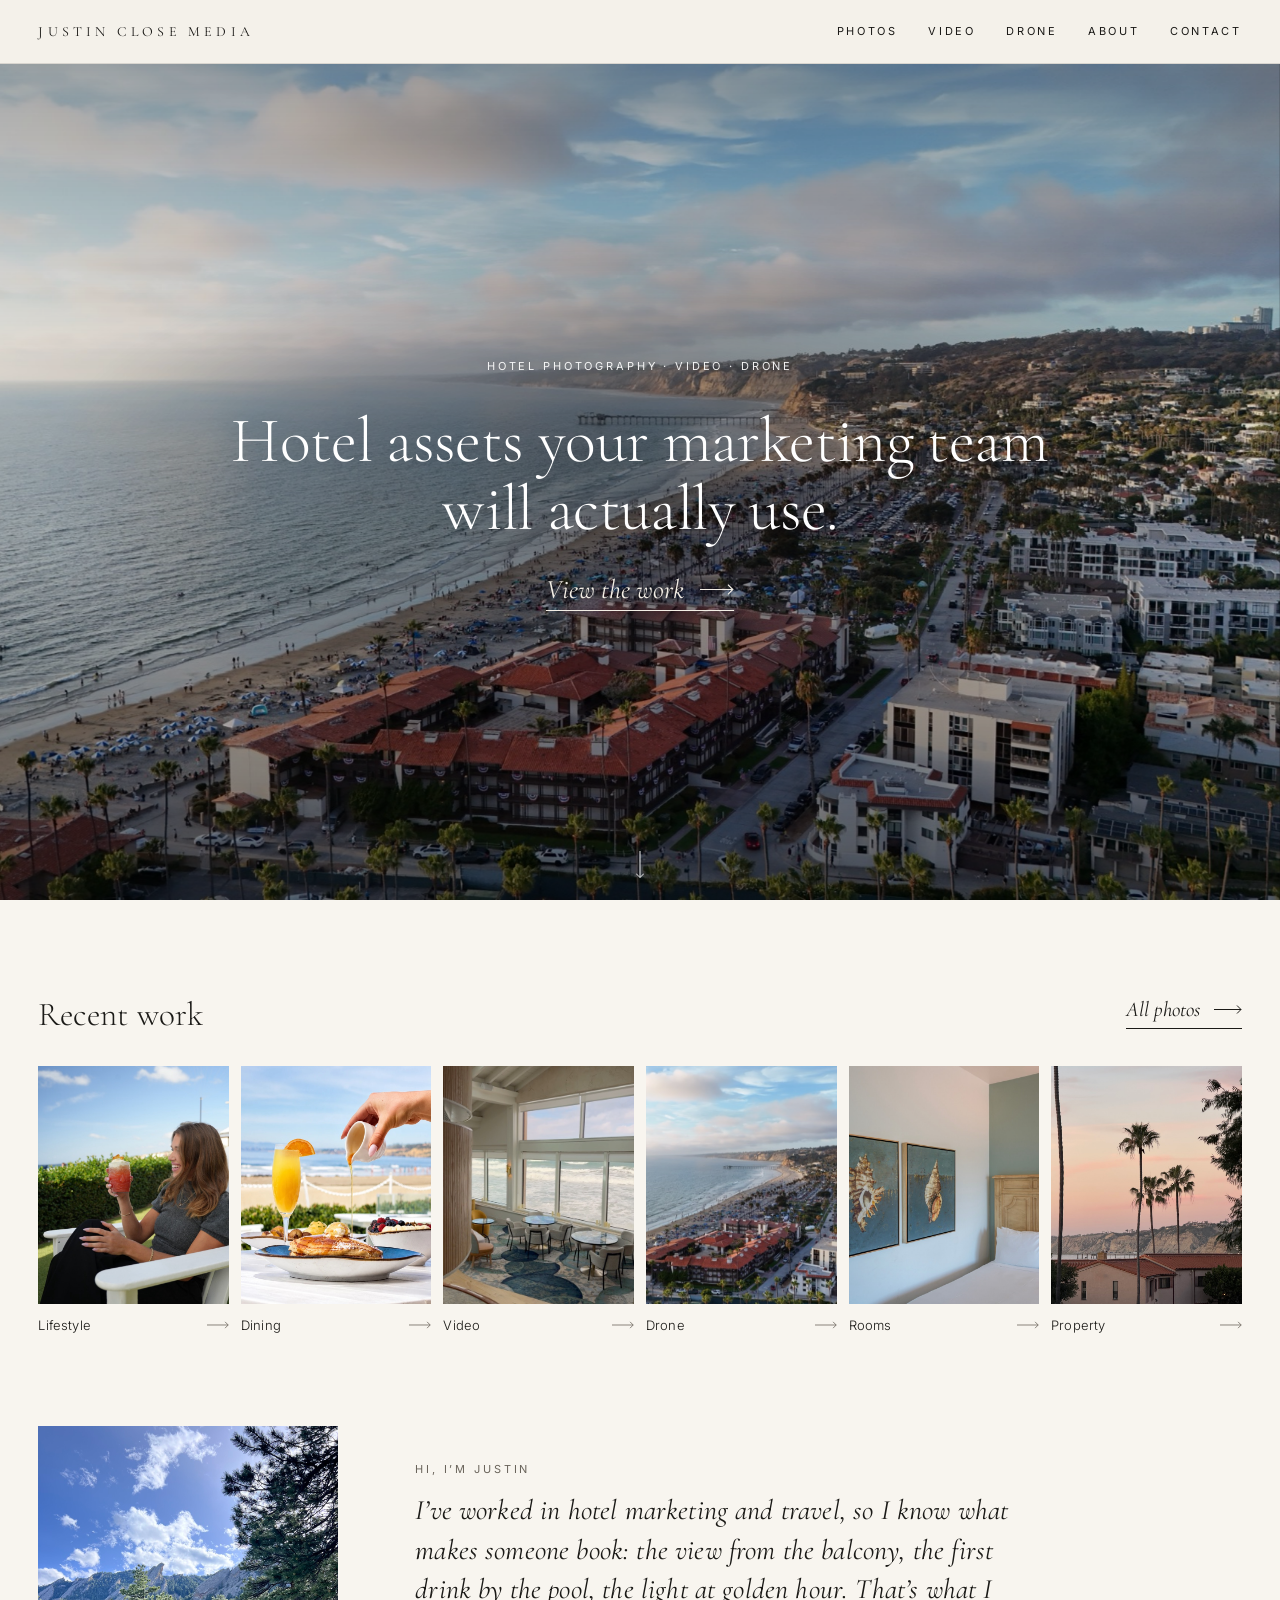
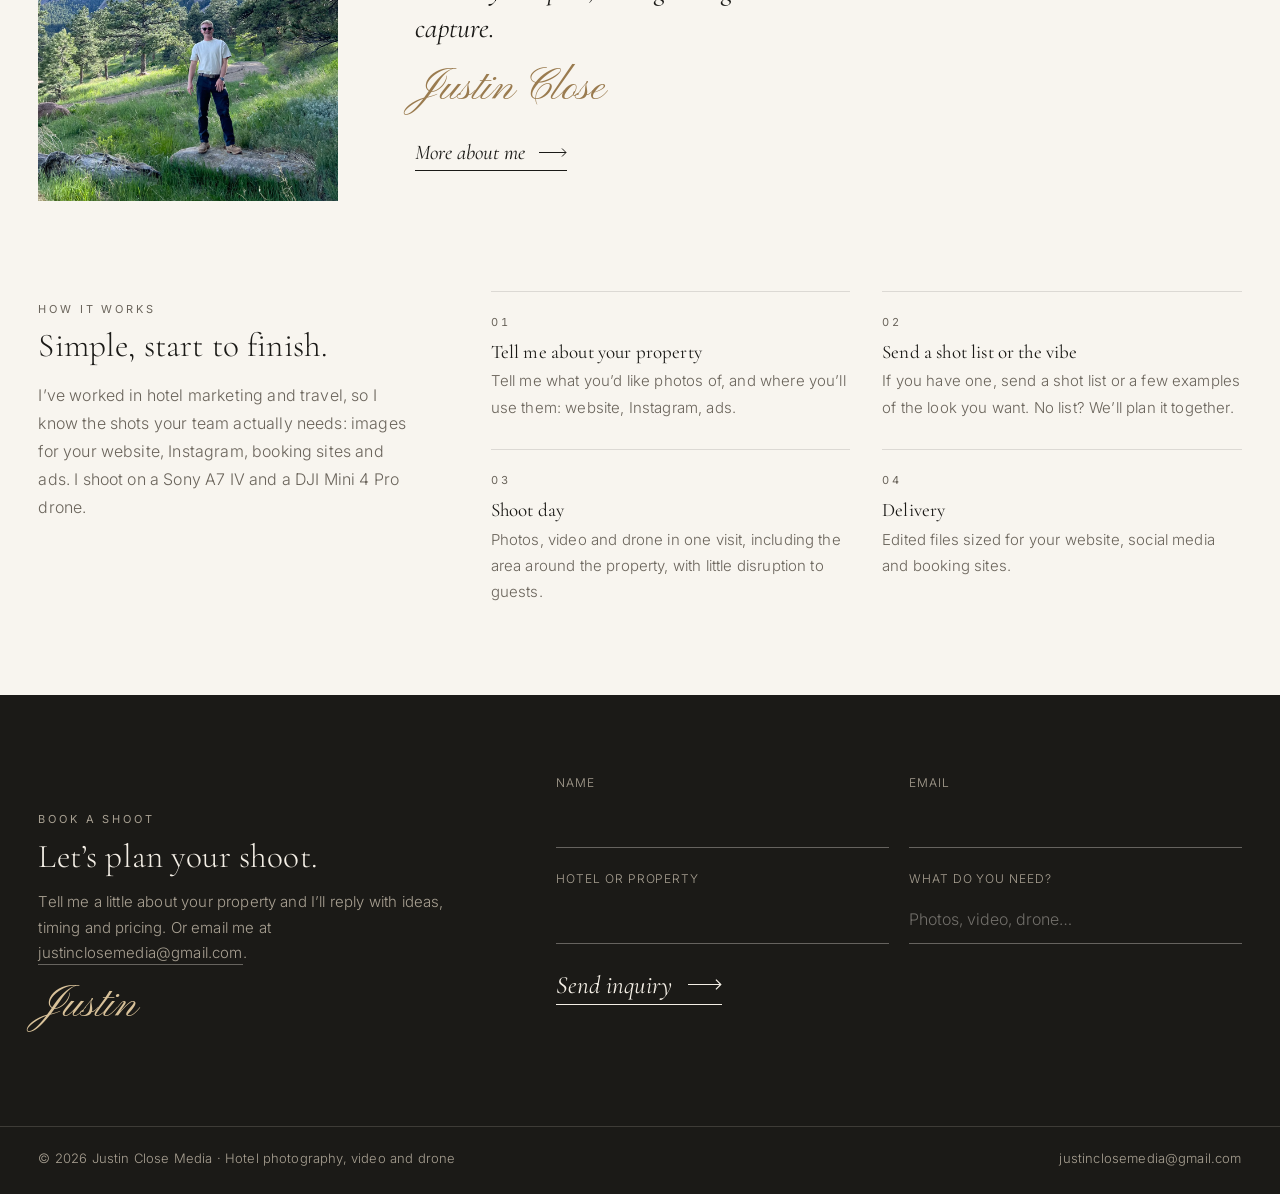
<file: site/index.html>
<!doctype html>
<html lang="en">
<head>
  <meta charset="utf-8">
  <meta name="viewport" content="width=device-width, initial-scale=1">
  <title>Justin Close Media | Hotel Photography, Video and Drone</title>
  <meta name="description" content="Hotel assets your marketing team will actually use. Interiors, lifestyle and drone, shot by someone who works in hotel marketing.">
  <meta property="og:title" content="Justin Close Media | Hotel Photography, Video and Drone">
  <meta property="og:description" content="Hotel assets your marketing team will actually use. Interiors, lifestyle and drone, shot by someone who works in hotel marketing.">
  <meta property="og:type" content="website">
  <meta property="og:url" content="https://justinclosemedia.com/index.html">
  <meta property="og:image" content="https://justinclosemedia.com/images/portfolio/coastline-resort-aerial.jpg">
  <meta name="twitter:card" content="summary_large_image">
  <link rel="icon" href="favicon.svg" type="image/svg+xml">
  <link rel="preconnect" href="https://fonts.googleapis.com">
  <link rel="preconnect" href="https://fonts.gstatic.com" crossorigin>
  <link href="https://fonts.googleapis.com/css2?family=Cormorant+Garamond:ital,wght@0,300;0,400;1,300;1,400&family=Inter:wght@300;400;500&family=Pinyon+Script&family=La+Belle+Aurore&display=swap" rel="stylesheet">
  <link rel="stylesheet" href="css/styles.css?v=4c84f0ea">
  <!-- HubSpot tracking code (visits, UTM campaigns). Visit any page with ?notrack=1 to stop
       tracking your own visits in that browser; ?notrack=0 turns it back on. -->
  <script>(function(){try{var q=location.search;if(/[?&]notrack=1/.test(q))localStorage.setItem('jcm-notrack','1');if(/[?&]notrack=0/.test(q))localStorage.removeItem('jcm-notrack');if(localStorage.getItem('jcm-notrack'))return;}catch(e){}var s=document.createElement('script');s.id='hs-script-loader';s.async=true;s.defer=true;s.src='//js-na2.hs-scripts.com/247843142.js';document.head.appendChild(s);})();</script>
</head>
<body data-page="home">
  <a class="skip" href="#main">Skip to content</a>
  <header class="bar">
    <div class="wrap">
      <a class="logo" href="index.html">Justin Close Media</a>
      <button class="menu-btn" aria-expanded="false" aria-controls="nav"><span class="menu-btn__label">Menu</span><span class="menu-btn__icon" aria-hidden="true"></span></button>
      <nav class="nav" id="nav" aria-label="Main">
        <a href="photos.html" data-nav="photos">Photos</a>
        <a href="video.html" data-nav="video">Video</a>
        <a href="drone.html" data-nav="drone">Drone</a>
        <a href="about.html" data-nav="about">About</a>
        <a href="contact.html" data-nav="contact">Contact</a>
        <div class="nav__foot">
          <p class="meta">Book a shoot</p>
          <a href="mailto:justinclosemedia@gmail.com">justinclosemedia@gmail.com</a>
        </div>
      </nav>
    </div>
  </header>
  <main id="main">
    <section class="hero" id="hero">
      <div class="hero__media">
        <img src="images/portfolio/coastline-resort-aerial.jpg" srcset="images/portfolio/coastline-resort-aerial-sm.jpg 1000w, images/portfolio/coastline-resort-aerial.jpg 2000w" sizes="100vw" alt="Aerial view of a red-roofed beachfront resort along the coast at sunset" fetchpriority="high">
      </div>
      <div class="hero__content">
        <p class="meta">Hotel photography · Video · Drone</p>
        <h1 class="display">Hotel assets your marketing team will actually use.</h1>
        <a class="btn btn--lg btn--light" href="photos.html">View the work</a>
      </div>
      <a class="hero__down" href="#work" aria-label="Scroll to the work"></a>
    </section>

    <section class="wrap section" id="work">
      <div class="page-head" style="padding-top:0">
        <h2 class="h2">Recent work</h2>
        <a class="btn" href="photos.html">All photos</a>
      </div>
      <div class="tiles" id="home-tiles"></div>
    </section>

    <section class="wrap section note" style="padding-top:0">
      <div class="note__photo"><img src="images/about/justin-portrait.jpg" alt="Justin Close" loading="lazy"></div>
      <div class="note__text">
        <p class="meta">Hi, I’m Justin</p>
        <p class="note__quote">I’ve worked in hotel marketing and travel, so I know what makes someone book: the view from the balcony, the first drink by the pool, the light at golden hour. That’s what I capture.</p>
        <p class="signature" aria-hidden="true">Justin Close</p>
        <a class="btn" href="about.html">More about me</a>
      </div>
    </section>

    <section class="wrap section" style="padding-top:0">
      <div class="how">
        <div>
          <p class="meta">How it works</p>
          <h2 class="h2" style="margin:10px 0 14px">Simple, start to finish.</h2>
          <p style="color:var(--muted)">I’ve worked in hotel marketing and travel, so I know the shots your team actually needs: images for your website, Instagram, booking sites and ads. I shoot on a Sony A7 IV and a DJI Mini 4 Pro drone.</p>
        </div>
        <ol class="steps">
          <li><span class="meta num">01</span><b>Tell me about your property</b><p>Tell me what you’d like photos of, and where you’ll use them: website, Instagram, ads.</p></li>
          <li><span class="meta num">02</span><b>Send a shot list or the vibe</b><p>If you have one, send a shot list or a few examples of the look you want. No list? We’ll plan it together.</p></li>
          <li><span class="meta num">03</span><b>Shoot day</b><p>Photos, video and drone in one visit, including the area around the property, with little disruption to guests.</p></li>
          <li><span class="meta num">04</span><b>Delivery</b><p>Edited files sized for your website, social media and booking sites.</p></li>
        </ol>
      </div>
    </section>
  </main>
  <section class="dark">
    <div class="wrap cta">
      <div>
        <p class="meta">Book a shoot</p>
        <h2 class="h2">Let’s plan your shoot.</h2>
        <p class="lead">Tell me a little about your property and I’ll reply with ideas, timing and pricing. Or email me at <a class="link" href="mailto:justinclosemedia@gmail.com">justinclosemedia@gmail.com</a>.</p>
        <p class="signature" aria-hidden="true">Justin</p>
      </div>
      <form class="quick" data-inquiry novalidate>
        <div class="field"><label for="q-name">Name</label><input id="q-name" name="name" autocomplete="name" required></div>
        <div class="field"><label for="q-email">Email</label><input id="q-email" name="email" type="email" autocomplete="email" required></div>
        <div class="field"><label for="q-property">Hotel or property</label><input id="q-property" name="property" autocomplete="organization"></div>
        <div class="field"><label for="q-message">What do you need?</label><input id="q-message" name="message" placeholder="Photos, video, drone…"></div>
        <button class="btn btn--lg" type="submit">Send inquiry</button>
        <p class="status" role="status"></p>
      </form>
    </div>
    <footer class="footer">
      <div class="wrap">
        <span>© <span data-year></span> Justin Close Media · Hotel photography, video and drone</span>
        <a href="mailto:justinclosemedia@gmail.com">justinclosemedia@gmail.com</a>
      </div>
    </footer>
  </section>
  
  <script src="js/config.js?v=4c84f0ea"></script>
  <script src="js/photos.js?v=4c84f0ea"></script>
  <script src="js/main.js?v=4c84f0ea"></script>
</body>
</html>
</file>
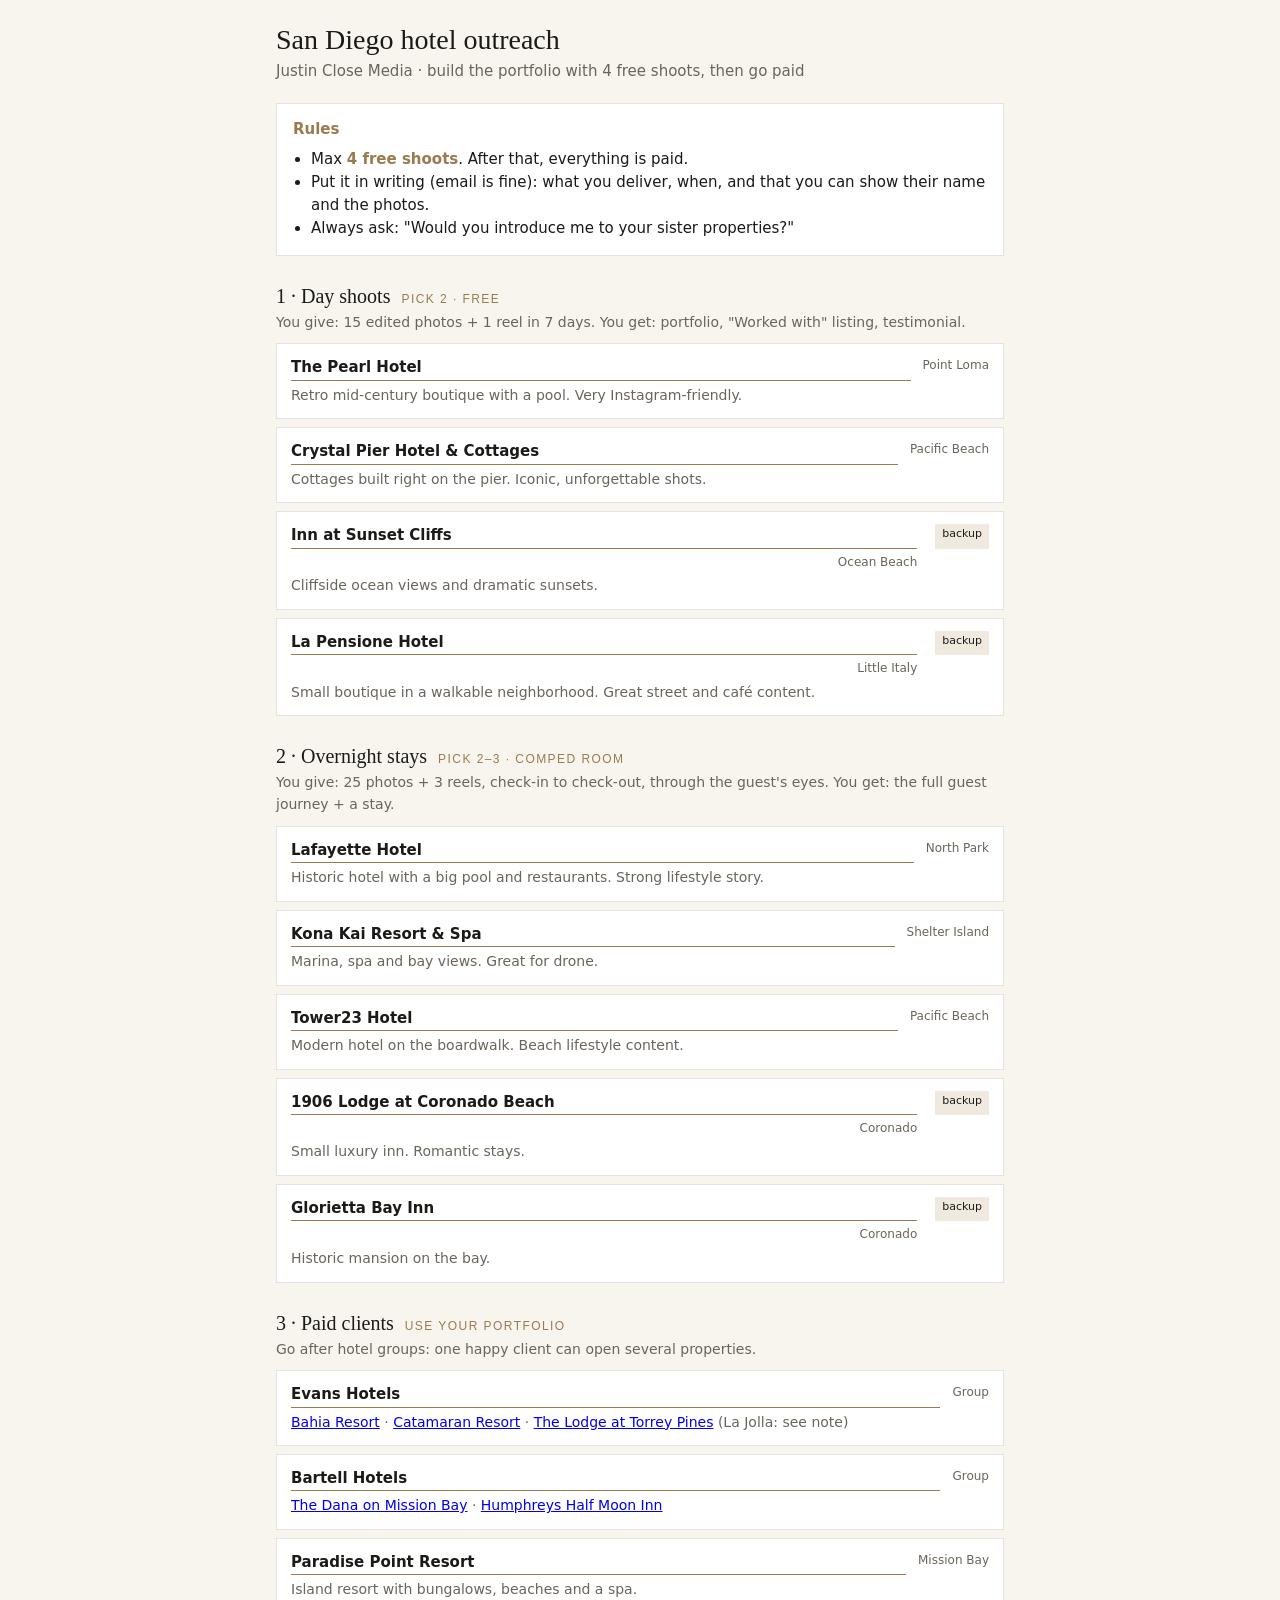
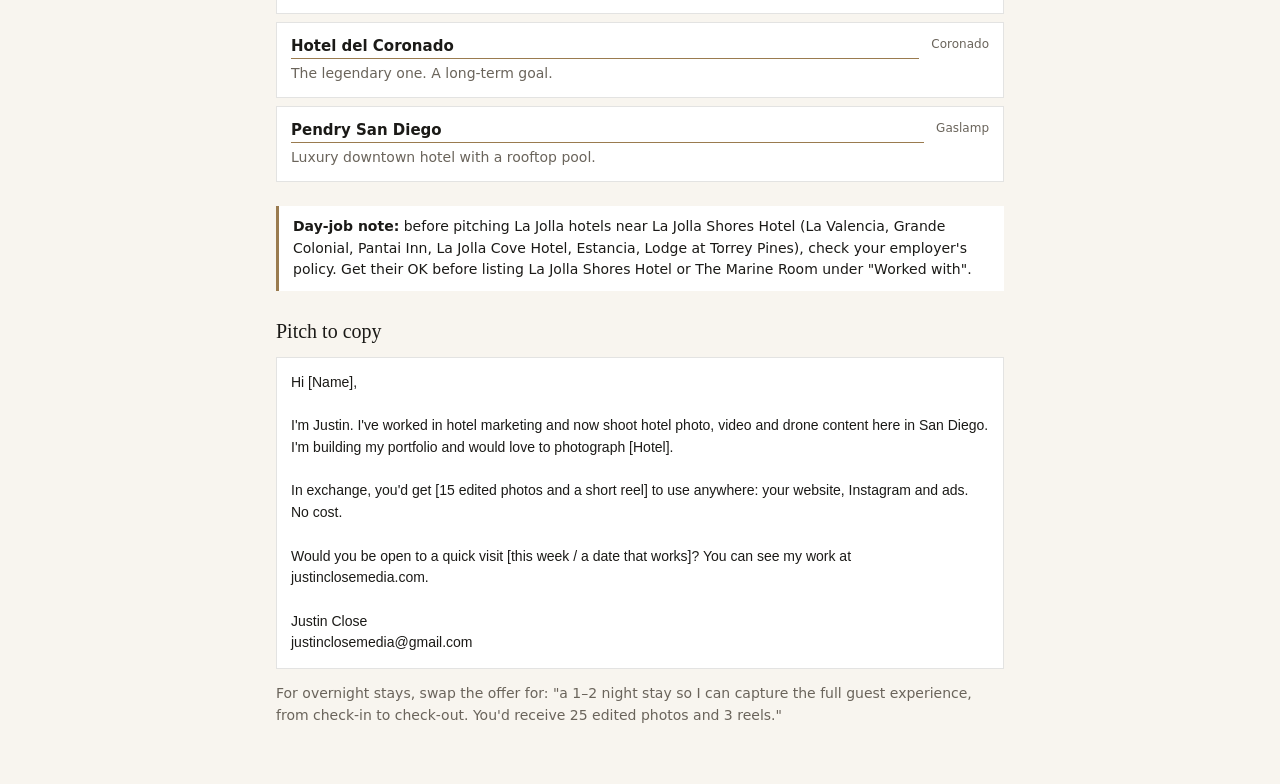
<file: outreach/outreach-board.html>
<!doctype html>
<html lang="en">
<head>
<meta charset="utf-8">
<meta name="viewport" content="width=device-width, initial-scale=1">
<title>Hotel Outreach Board</title>
<style>
  :root { --bg:#F8F5EF; --card:#FFFFFF; --ink:#1B1A17; --muted:#6A645B; --line:rgba(27,26,23,.12); --accent:#9A7B4F; --tag:#EFE9DF; }
  @media (prefers-color-scheme: dark) { :root:not([data-theme="light"]) { --bg:#171614; --card:#211F1C; --ink:#EFE9DF; --muted:#A9A193; --line:rgba(239,233,223,.14); --accent:#C9AE7F; --tag:#2B2824; } }
  :root[data-theme="dark"] { --bg:#171614; --card:#211F1C; --ink:#EFE9DF; --muted:#A9A193; --line:rgba(239,233,223,.14); --accent:#C9AE7F; --tag:#2B2824; }
  * { box-sizing: border-box; }
  body { margin:0; background:var(--bg); color:var(--ink); font:15px/1.55 -apple-system, system-ui, "Segoe UI", sans-serif; }
  main { max-width: 760px; margin: 0 auto; padding: 24px 16px 48px; }
  h1 { font: 400 28px/1.15 Georgia, serif; margin: 0 0 4px; }
  .sub { color: var(--muted); margin: 0 0 20px; }
  .rules { background: var(--card); border: 1px solid var(--line); padding: 14px 16px; margin-bottom: 24px; }
  .rules b { color: var(--accent); }
  .rules ul { margin: 6px 0 0; padding-left: 18px; }
  h2 { font: 400 20px/1.2 Georgia, serif; margin: 28px 0 4px; }
  h2 small { font: 12px/1 -apple-system, sans-serif; letter-spacing: .12em; text-transform: uppercase; color: var(--accent); margin-left: 6px; }
  .offer { color: var(--muted); margin: 0 0 10px; font-size: 14px; }
  .hotel { display: grid; grid-template-columns: 1fr auto; gap: 4px 12px; background: var(--card); border: 1px solid var(--line); padding: 12px 14px; margin-bottom: 8px; }
  .hotel a.name { font-weight: 600; color: var(--ink); text-decoration: none; border-bottom: 1px solid var(--accent); }
  .hotel a.name:hover { color: var(--accent); }
  .area { font-size: 12px; color: var(--muted); align-self: start; text-align: right; white-space: nowrap; }
  .why { grid-column: 1 / -1; font-size: 14px; color: var(--muted); }
  .tag { display: inline-block; font-size: 11px; background: var(--tag); padding: 1px 7px; margin-left: 6px; vertical-align: 1px; }
  .warn { border-left: 3px solid var(--accent); padding: 10px 14px; background: var(--card); margin-top: 24px; font-size: 14px; }
  pre { white-space: pre-wrap; background: var(--card); border: 1px solid var(--line); padding: 14px; font: 14px/1.55 -apple-system, sans-serif; }
</style>
</head>
<body>
<main>
  <h1>San Diego hotel outreach</h1>
  <p class="sub">Justin Close Media · build the portfolio with 4 free shoots, then go paid</p>

  <div class="rules">
    <b>Rules</b>
    <ul>
      <li>Max <b>4 free shoots</b>. After that, everything is paid.</li>
      <li>Put it in writing (email is fine): what you deliver, when, and that you can show their name and the photos.</li>
      <li>Always ask: "Would you introduce me to your sister properties?"</li>
    </ul>
  </div>

  <h2>1 · Day shoots <small>Pick 2 · free</small></h2>
  <p class="offer">You give: 15 edited photos + 1 reel in 7 days. You get: portfolio, "Worked with" listing, testimonial.</p>
  <div class="hotel"><a class="name" href="https://www.thepearlsd.com/" target="_blank" rel="noopener">The Pearl Hotel</a><span class="area">Point Loma</span><span class="why">Retro mid-century boutique with a pool. Very Instagram-friendly.</span></div>
  <div class="hotel"><a class="name" href="http://www.crystalpier.com/" target="_blank" rel="noopener">Crystal Pier Hotel &amp; Cottages</a><span class="area">Pacific Beach</span><span class="why">Cottages built right on the pier. Iconic, unforgettable shots.</span></div>
  <div class="hotel"><a class="name" href="https://innatsunsetcliffs.com/" target="_blank" rel="noopener">Inn at Sunset Cliffs</a><span class="tag">backup</span><span class="area">Ocean Beach</span><span class="why">Cliffside ocean views and dramatic sunsets.</span></div>
  <div class="hotel"><a class="name" href="https://www.lapensionehotel.com/" target="_blank" rel="noopener">La Pensione Hotel</a><span class="tag">backup</span><span class="area">Little Italy</span><span class="why">Small boutique in a walkable neighborhood. Great street and café content.</span></div>

  <h2>2 · Overnight stays <small>Pick 2–3 · comped room</small></h2>
  <p class="offer">You give: 25 photos + 3 reels, check-in to check-out, through the guest's eyes. You get: the full guest journey + a stay.</p>
  <div class="hotel"><a class="name" href="https://lafayettehotelsd.com/" target="_blank" rel="noopener">Lafayette Hotel</a><span class="area">North Park</span><span class="why">Historic hotel with a big pool and restaurants. Strong lifestyle story.</span></div>
  <div class="hotel"><a class="name" href="https://www.resortkonakai.com/" target="_blank" rel="noopener">Kona Kai Resort &amp; Spa</a><span class="area">Shelter Island</span><span class="why">Marina, spa and bay views. Great for drone.</span></div>
  <div class="hotel"><a class="name" href="https://www.t23hotel.com/" target="_blank" rel="noopener">Tower23 Hotel</a><span class="area">Pacific Beach</span><span class="why">Modern hotel on the boardwalk. Beach lifestyle content.</span></div>
  <div class="hotel"><a class="name" href="https://1906lodge.com/" target="_blank" rel="noopener">1906 Lodge at Coronado Beach</a><span class="tag">backup</span><span class="area">Coronado</span><span class="why">Small luxury inn. Romantic stays.</span></div>
  <div class="hotel"><a class="name" href="https://www.gloriettabayinn.com/" target="_blank" rel="noopener">Glorietta Bay Inn</a><span class="tag">backup</span><span class="area">Coronado</span><span class="why">Historic mansion on the bay.</span></div>

  <h2>3 · Paid clients <small>Use your portfolio</small></h2>
  <p class="offer">Go after hotel groups: one happy client can open several properties.</p>
  <div class="hotel"><a class="name" href="https://www.evanshotels.com/" target="_blank" rel="noopener">Evans Hotels</a><span class="area">Group</span><span class="why"><a href="https://www.bahiahotel.com/" target="_blank" rel="noopener">Bahia Resort</a> · <a href="https://www.catamaranresort.com/" target="_blank" rel="noopener">Catamaran Resort</a> · <a href="https://www.lodgetorreypines.com/" target="_blank" rel="noopener">The Lodge at Torrey Pines</a> (La Jolla: see note)</span></div>
  <div class="hotel"><a class="name" href="https://www.bartellhotels.com/" target="_blank" rel="noopener">Bartell Hotels</a><span class="area">Group</span><span class="why"><a href="https://thedana.com/" target="_blank" rel="noopener">The Dana on Mission Bay</a> · <a href="https://halfmooninn.com/" target="_blank" rel="noopener">Humphreys Half Moon Inn</a></span></div>
  <div class="hotel"><a class="name" href="https://www.paradisepoint.com/" target="_blank" rel="noopener">Paradise Point Resort</a><span class="area">Mission Bay</span><span class="why">Island resort with bungalows, beaches and a spa.</span></div>
  <div class="hotel"><a class="name" href="https://www.hoteldel.com/" target="_blank" rel="noopener">Hotel del Coronado</a><span class="area">Coronado</span><span class="why">The legendary one. A long-term goal.</span></div>
  <div class="hotel"><a class="name" href="https://pendry.com/san-diego" target="_blank" rel="noopener">Pendry San Diego</a><span class="area">Gaslamp</span><span class="why">Luxury downtown hotel with a rooftop pool.</span></div>

  <div class="warn"><b>Day-job note:</b> before pitching La Jolla hotels near La Jolla Shores Hotel (La Valencia, Grande Colonial, Pantai Inn, La Jolla Cove Hotel, Estancia, Lodge at Torrey Pines), check your employer's policy. Get their OK before listing La Jolla Shores Hotel or The Marine Room under "Worked with".</div>

  <h2>Pitch to copy</h2>
<pre>Hi [Name],

I'm Justin. I've worked in hotel marketing and now shoot hotel photo, video and drone content here in San Diego. I'm building my portfolio and would love to photograph [Hotel].

In exchange, you'd get [15 edited photos and a short reel] to use anywhere: your website, Instagram and ads. No cost.

Would you be open to a quick visit [this week / a date that works]? You can see my work at justinclosemedia.com.

Justin Close
justinclosemedia@gmail.com</pre>
  <p class="offer">For overnight stays, swap the offer for: "a 1–2 night stay so I can capture the full guest experience, from check-in to check-out. You'd receive 25 edited photos and 3 reels."</p>
</main>
</body>
</html>
</file>
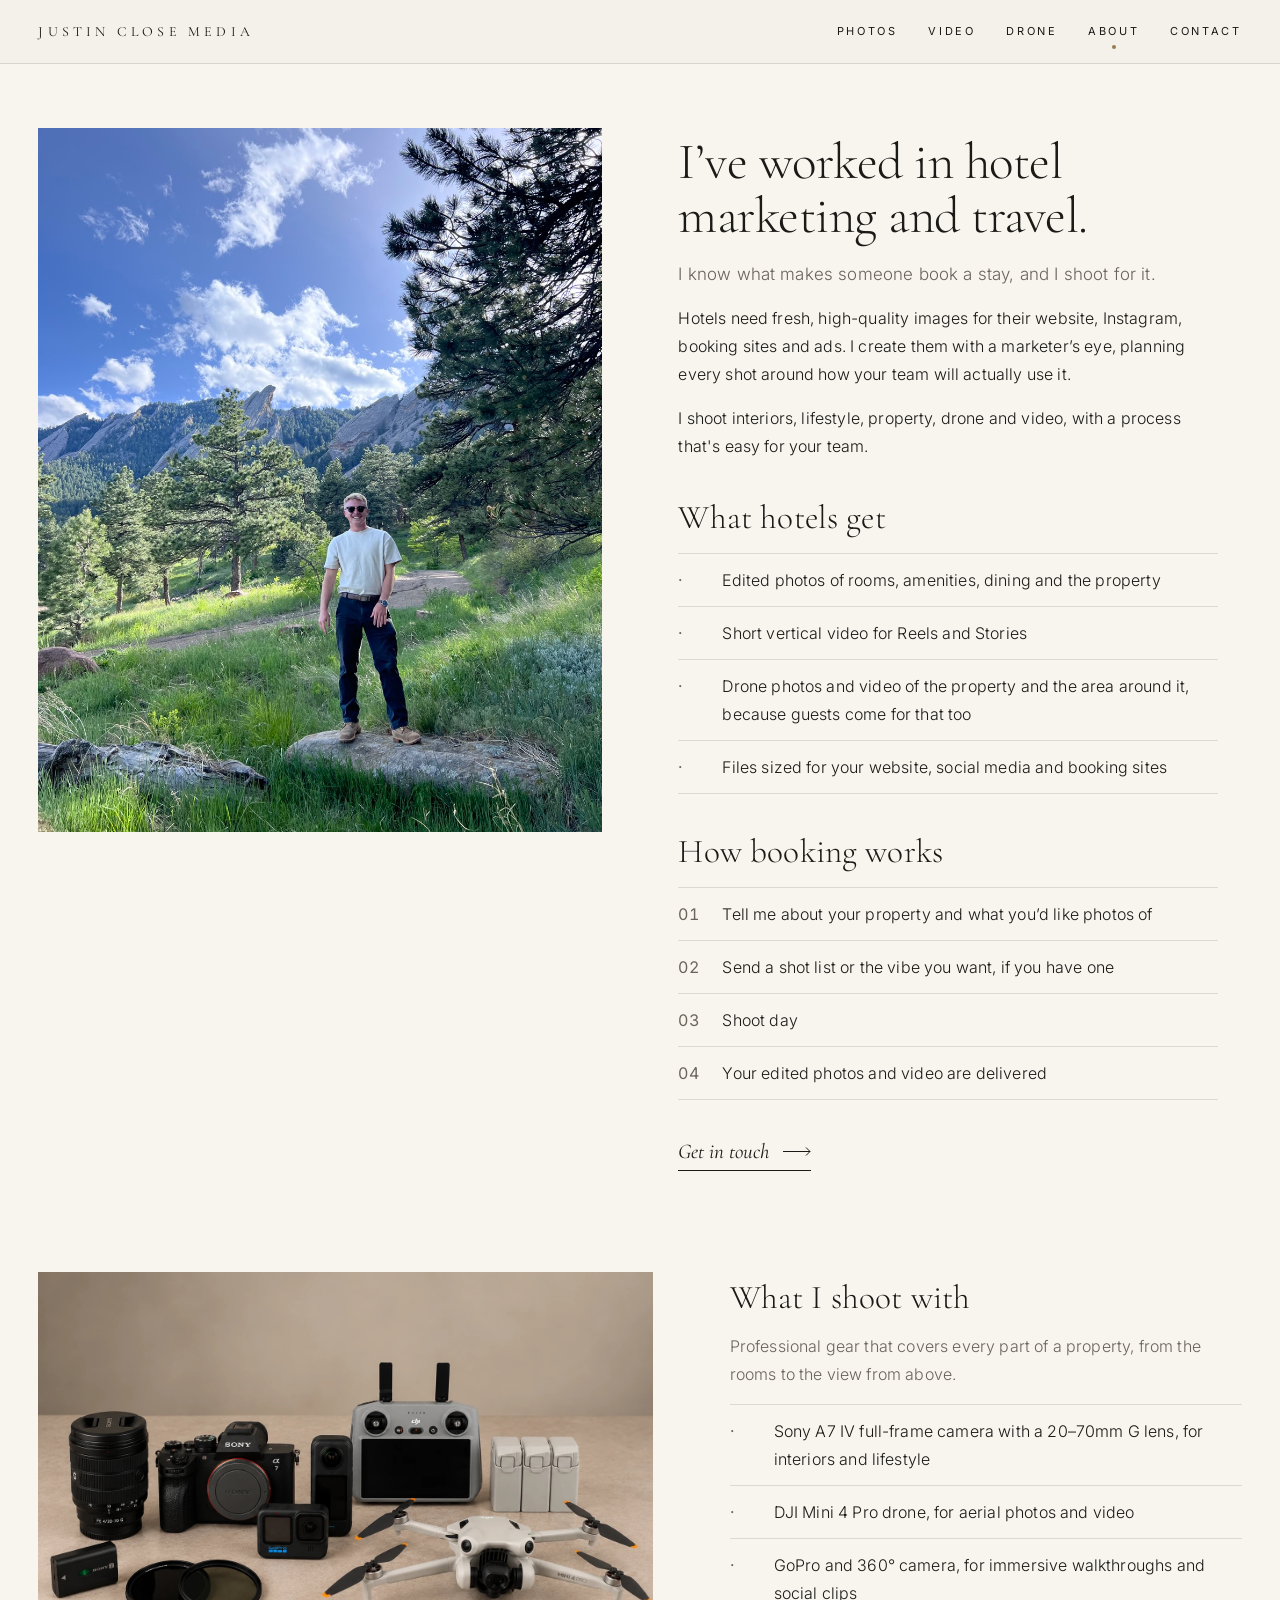
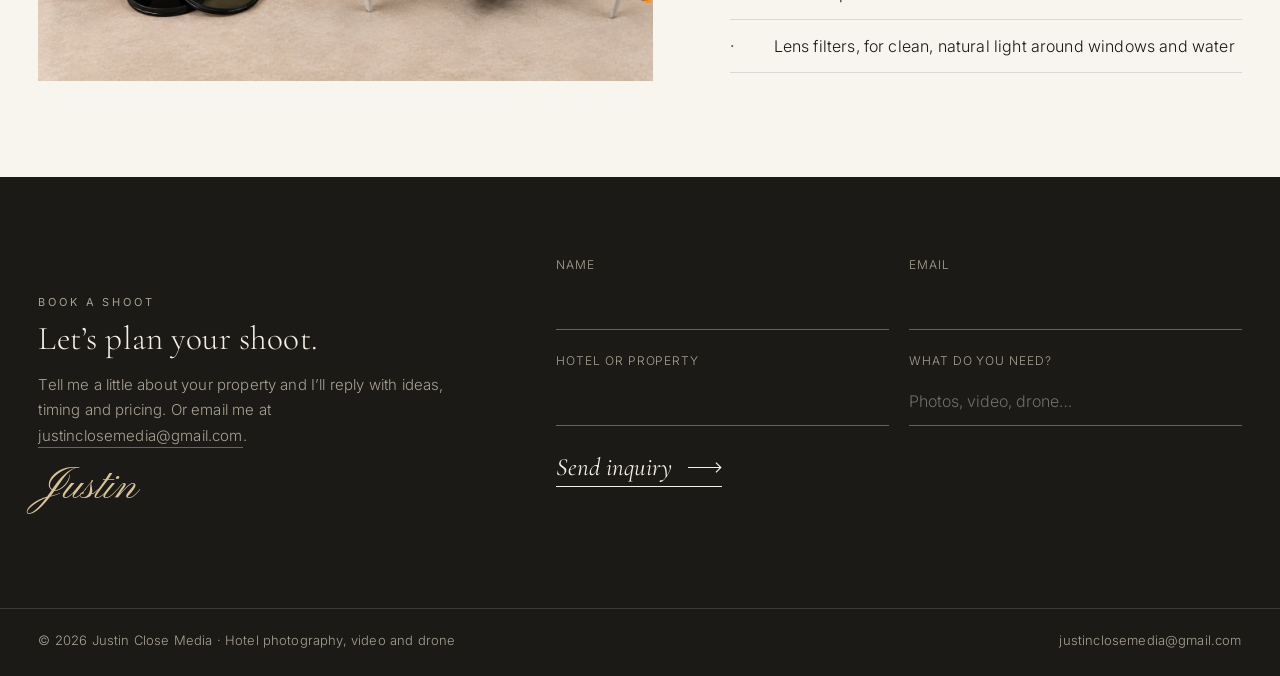
<file: site/about.html>
<!doctype html>
<html lang="en">
<head>
  <meta charset="utf-8">
  <meta name="viewport" content="width=device-width, initial-scale=1">
  <title>About | Justin Close Media</title>
  <meta name="description" content="Justin Close has worked in hotel marketing and travel and creates photo, video and drone content for hotels and resorts.">
  <meta property="og:title" content="About | Justin Close Media">
  <meta property="og:description" content="Justin Close has worked in hotel marketing and travel and creates photo, video and drone content for hotels and resorts.">
  <meta property="og:type" content="website">
  <meta property="og:url" content="https://justinclosemedia.com/about.html">
  <meta property="og:image" content="https://justinclosemedia.com/images/portfolio/coastline-resort-aerial.jpg">
  <meta name="twitter:card" content="summary_large_image">
  <link rel="icon" href="favicon.svg" type="image/svg+xml">
  <link rel="preconnect" href="https://fonts.googleapis.com">
  <link rel="preconnect" href="https://fonts.gstatic.com" crossorigin>
  <link href="https://fonts.googleapis.com/css2?family=Cormorant+Garamond:ital,wght@0,300;0,400;1,300;1,400&family=Inter:wght@300;400;500&family=Pinyon+Script&family=La+Belle+Aurore&display=swap" rel="stylesheet">
  <link rel="stylesheet" href="css/styles.css?v=4c84f0ea">
  <!-- HubSpot tracking code (visits, UTM campaigns). Visit any page with ?notrack=1 to stop
       tracking your own visits in that browser; ?notrack=0 turns it back on. -->
  <script>(function(){try{var q=location.search;if(/[?&]notrack=1/.test(q))localStorage.setItem('jcm-notrack','1');if(/[?&]notrack=0/.test(q))localStorage.removeItem('jcm-notrack');if(localStorage.getItem('jcm-notrack'))return;}catch(e){}var s=document.createElement('script');s.id='hs-script-loader';s.async=true;s.defer=true;s.src='//js-na2.hs-scripts.com/247843142.js';document.head.appendChild(s);})();</script>
</head>
<body data-page="about">
  <a class="skip" href="#main">Skip to content</a>
  <header class="bar">
    <div class="wrap">
      <a class="logo" href="index.html">Justin Close Media</a>
      <button class="menu-btn" aria-expanded="false" aria-controls="nav"><span class="menu-btn__label">Menu</span><span class="menu-btn__icon" aria-hidden="true"></span></button>
      <nav class="nav" id="nav" aria-label="Main">
        <a href="photos.html" data-nav="photos">Photos</a>
        <a href="video.html" data-nav="video">Video</a>
        <a href="drone.html" data-nav="drone">Drone</a>
        <a href="about.html" data-nav="about">About</a>
        <a href="contact.html" data-nav="contact">Contact</a>
        <div class="nav__foot">
          <p class="meta">Book a shoot</p>
          <a href="mailto:justinclosemedia@gmail.com">justinclosemedia@gmail.com</a>
        </div>
      </nav>
    </div>
  </header>
  <main id="main">
    <section class="wrap about">
      <div class="about__photo"><img src="images/about/justin-portrait.jpg" alt="Justin Close standing on a mountain trail"></div>
      <div class="about__text">
        <h1 class="display">I’ve worked in hotel marketing and travel.</h1>
        <p class="lead">I know what makes someone book a stay, and I shoot for it.</p>
        <p>Hotels need fresh, high-quality images for their website, Instagram, booking sites and ads. I create them with a marketer’s eye, planning every shot around how your team will actually use it.</p>
        <p>I shoot interiors, lifestyle, property, drone and video, with a process that's easy for your team.</p>

        <h2 class="h2">What hotels get</h2>
        <ul class="list">
          <li><b>·</b>Edited photos of rooms, amenities, dining and the property</li>
          <li><b>·</b>Short vertical video for Reels and Stories</li>
          <li><b>·</b>Drone photos and video of the property and the area around it, because guests come for that too</li>
          <li><b>·</b>Files sized for your website, social media and booking sites</li>
        </ul>

        <h2 class="h2">How booking works</h2>
        <ul class="list">
          <li><b class="num">01</b>Tell me about your property and what you’d like photos of</li>
          <li><b class="num">02</b>Send a shot list or the vibe you want, if you have one</li>
          <li><b class="num">03</b>Shoot day</li>
          <li><b class="num">04</b>Your edited photos and video are delivered</li>
        </ul>
        <p style="margin-top:32px"><a class="btn" href="contact.html">Get in touch</a></p>
      </div>
    </section>

    <section class="wrap gear">
      <div class="gear__photo"><img src="images/about/camera-gear.jpg" alt="Justin's camera gear: Sony mirrorless camera and zoom lens, DJI Mini 4 Pro drone with controller and batteries, GoPro, 360 camera and lens filters" loading="lazy"></div>
      <div class="gear__text">
        <h2 class="h2">What I shoot with</h2>
        <p style="color:var(--muted)">Professional gear that covers every part of a property, from the rooms to the view from above.</p>
        <ul class="list">
          <li><b>·</b>Sony A7 IV full-frame camera with a 20–70mm G lens, for interiors and lifestyle</li>
          <li><b>·</b>DJI Mini 4 Pro drone, for aerial photos and video</li>
          <li><b>·</b>GoPro and 360° camera, for immersive walkthroughs and social clips</li>
          <li><b>·</b>Lens filters, for clean, natural light around windows and water</li>
        </ul>
      </div>
    </section>
  </main>
  <section class="dark">
    <div class="wrap cta">
      <div>
        <p class="meta">Book a shoot</p>
        <h2 class="h2">Let’s plan your shoot.</h2>
        <p class="lead">Tell me a little about your property and I’ll reply with ideas, timing and pricing. Or email me at <a class="link" href="mailto:justinclosemedia@gmail.com">justinclosemedia@gmail.com</a>.</p>
        <p class="signature" aria-hidden="true">Justin</p>
      </div>
      <form class="quick" data-inquiry novalidate>
        <div class="field"><label for="q-name">Name</label><input id="q-name" name="name" autocomplete="name" required></div>
        <div class="field"><label for="q-email">Email</label><input id="q-email" name="email" type="email" autocomplete="email" required></div>
        <div class="field"><label for="q-property">Hotel or property</label><input id="q-property" name="property" autocomplete="organization"></div>
        <div class="field"><label for="q-message">What do you need?</label><input id="q-message" name="message" placeholder="Photos, video, drone…"></div>
        <button class="btn btn--lg" type="submit">Send inquiry</button>
        <p class="status" role="status"></p>
      </form>
    </div>
    <footer class="footer">
      <div class="wrap">
        <span>© <span data-year></span> Justin Close Media · Hotel photography, video and drone</span>
        <a href="mailto:justinclosemedia@gmail.com">justinclosemedia@gmail.com</a>
      </div>
    </footer>
  </section>
  
  <script src="js/config.js?v=4c84f0ea"></script>
  <script src="js/photos.js?v=4c84f0ea"></script>
  <script src="js/main.js?v=4c84f0ea"></script>
</body>
</html>
</file>
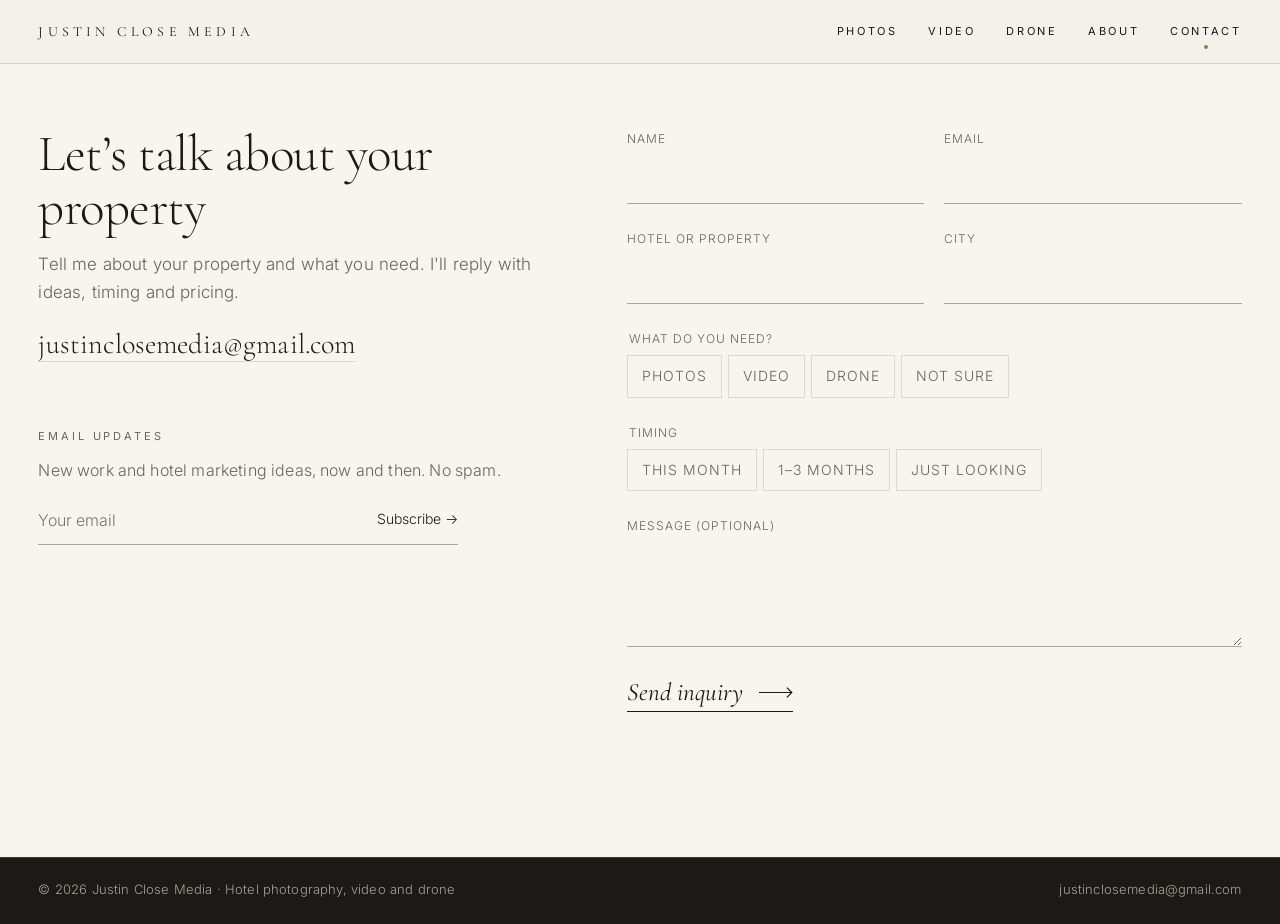
<file: site/contact.html>
<!doctype html>
<html lang="en">
<head>
  <meta charset="utf-8">
  <meta name="viewport" content="width=device-width, initial-scale=1">
  <title>Contact | Justin Close Media</title>
  <meta name="description" content="Book a hotel photo, video or drone shoot with Justin Close Media.">
  <meta property="og:title" content="Contact | Justin Close Media">
  <meta property="og:description" content="Book a hotel photo, video or drone shoot with Justin Close Media.">
  <meta property="og:type" content="website">
  <meta property="og:url" content="https://justinclosemedia.com/contact.html">
  <meta property="og:image" content="https://justinclosemedia.com/images/portfolio/coastline-resort-aerial.jpg">
  <meta name="twitter:card" content="summary_large_image">
  <link rel="icon" href="favicon.svg" type="image/svg+xml">
  <link rel="preconnect" href="https://fonts.googleapis.com">
  <link rel="preconnect" href="https://fonts.gstatic.com" crossorigin>
  <link href="https://fonts.googleapis.com/css2?family=Cormorant+Garamond:ital,wght@0,300;0,400;1,300;1,400&family=Inter:wght@300;400;500&family=Pinyon+Script&family=La+Belle+Aurore&display=swap" rel="stylesheet">
  <link rel="stylesheet" href="css/styles.css?v=4c84f0ea">
  <!-- HubSpot tracking code (visits, UTM campaigns). Visit any page with ?notrack=1 to stop
       tracking your own visits in that browser; ?notrack=0 turns it back on. -->
  <script>(function(){try{var q=location.search;if(/[?&]notrack=1/.test(q))localStorage.setItem('jcm-notrack','1');if(/[?&]notrack=0/.test(q))localStorage.removeItem('jcm-notrack');if(localStorage.getItem('jcm-notrack'))return;}catch(e){}var s=document.createElement('script');s.id='hs-script-loader';s.async=true;s.defer=true;s.src='//js-na2.hs-scripts.com/247843142.js';document.head.appendChild(s);})();</script>
</head>
<body data-page="contact">
  <a class="skip" href="#main">Skip to content</a>
  <header class="bar">
    <div class="wrap">
      <a class="logo" href="index.html">Justin Close Media</a>
      <button class="menu-btn" aria-expanded="false" aria-controls="nav"><span class="menu-btn__label">Menu</span><span class="menu-btn__icon" aria-hidden="true"></span></button>
      <nav class="nav" id="nav" aria-label="Main">
        <a href="photos.html" data-nav="photos">Photos</a>
        <a href="video.html" data-nav="video">Video</a>
        <a href="drone.html" data-nav="drone">Drone</a>
        <a href="about.html" data-nav="about">About</a>
        <a href="contact.html" data-nav="contact">Contact</a>
        <div class="nav__foot">
          <p class="meta">Book a shoot</p>
          <a href="mailto:justinclosemedia@gmail.com">justinclosemedia@gmail.com</a>
        </div>
      </nav>
    </div>
  </header>
  <main id="main">
    <section class="wrap contact">
      <div class="contact__intro">
        <h1 class="display">Let’s talk about your property</h1>
        <p class="lead">Tell me about your property and what you need. I'll reply with ideas, timing and pricing.</p>
        <a class="contact__email" href="mailto:justinclosemedia@gmail.com">justinclosemedia@gmail.com</a>
      </div>

      <div class="contact__news">
          <p class="meta">Email updates</p>
          <p class="muted" style="color:var(--muted);margin:6px 0 0">New work and hotel marketing ideas, now and then. No spam.</p>
          <form id="newsletter-form" novalidate>
            <label class="sr-only" for="n-email">Email address</label>
            <div class="news">
              <input id="n-email" name="email_address" type="email" placeholder="Your email" autocomplete="email" required>
              <button type="submit">Subscribe →</button>
            </div>
            <p class="status" role="status"></p>
          </form>
      </div>

      <form class="form" id="contact-form" data-inquiry novalidate>
        <div class="field"><label for="f-name">Name</label><input id="f-name" name="name" autocomplete="name" required></div>
        <div class="field"><label for="f-email">Email</label><input id="f-email" name="email" type="email" autocomplete="email" required></div>
        <div class="field"><label for="f-property">Hotel or property</label><input id="f-property" name="property" autocomplete="organization"></div>
        <div class="field"><label for="f-city">City</label><input id="f-city" name="city" autocomplete="address-level2"></div>
        <fieldset class="field field--full">
          <legend>What do you need?</legend>
          <div class="chips">
            <label class="chip"><input type="checkbox" name="need" value="Photos"><span>Photos</span></label>
            <label class="chip"><input type="checkbox" name="need" value="Video"><span>Video</span></label>
            <label class="chip"><input type="checkbox" name="need" value="Drone"><span>Drone</span></label>
            <label class="chip"><input type="checkbox" name="need" value="Not sure"><span>Not sure</span></label>
          </div>
        </fieldset>
        <fieldset class="field field--full">
          <legend>Timing</legend>
          <div class="chips">
            <label class="chip"><input type="radio" name="timing" value="This month"><span>This month</span></label>
            <label class="chip"><input type="radio" name="timing" value="1-3 months"><span>1–3 months</span></label>
            <label class="chip"><input type="radio" name="timing" value="Just looking"><span>Just looking</span></label>
          </div>
        </fieldset>
        <div class="field field--full"><label for="f-message">Message (optional)</label><textarea id="f-message" name="message" rows="3"></textarea></div>
        <div class="field--full"><button class="btn btn--lg" type="submit">Send inquiry</button></div>
        <p class="status" role="status"></p>
      </form>
    </section>
  </main>
  <section class="dark">
    <footer class="footer">
      <div class="wrap">
        <span>© <span data-year></span> Justin Close Media · Hotel photography, video and drone</span>
        <a href="mailto:justinclosemedia@gmail.com">justinclosemedia@gmail.com</a>
      </div>
    </footer>
  </section>
  
  <script src="js/config.js?v=4c84f0ea"></script>
  <script src="js/photos.js?v=4c84f0ea"></script>
  <script src="js/main.js?v=4c84f0ea"></script>
</body>
</html>
</file>
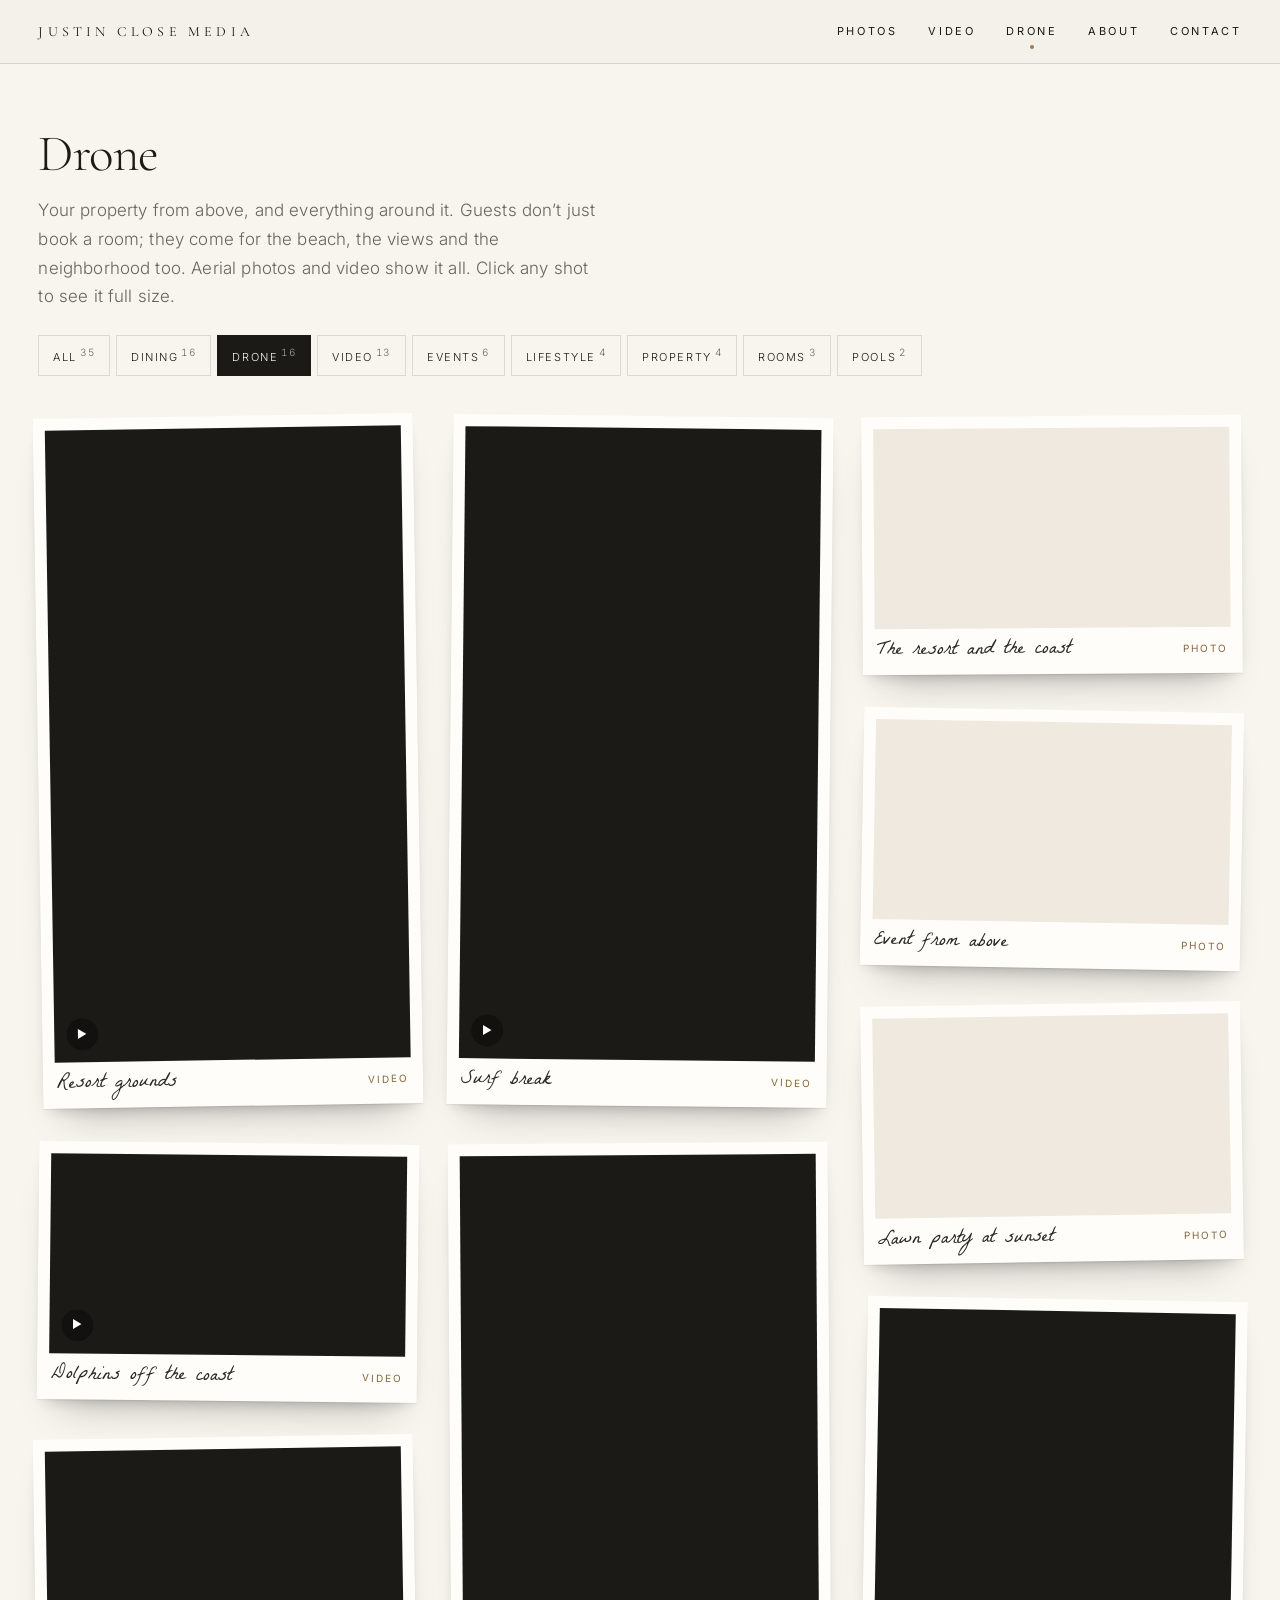
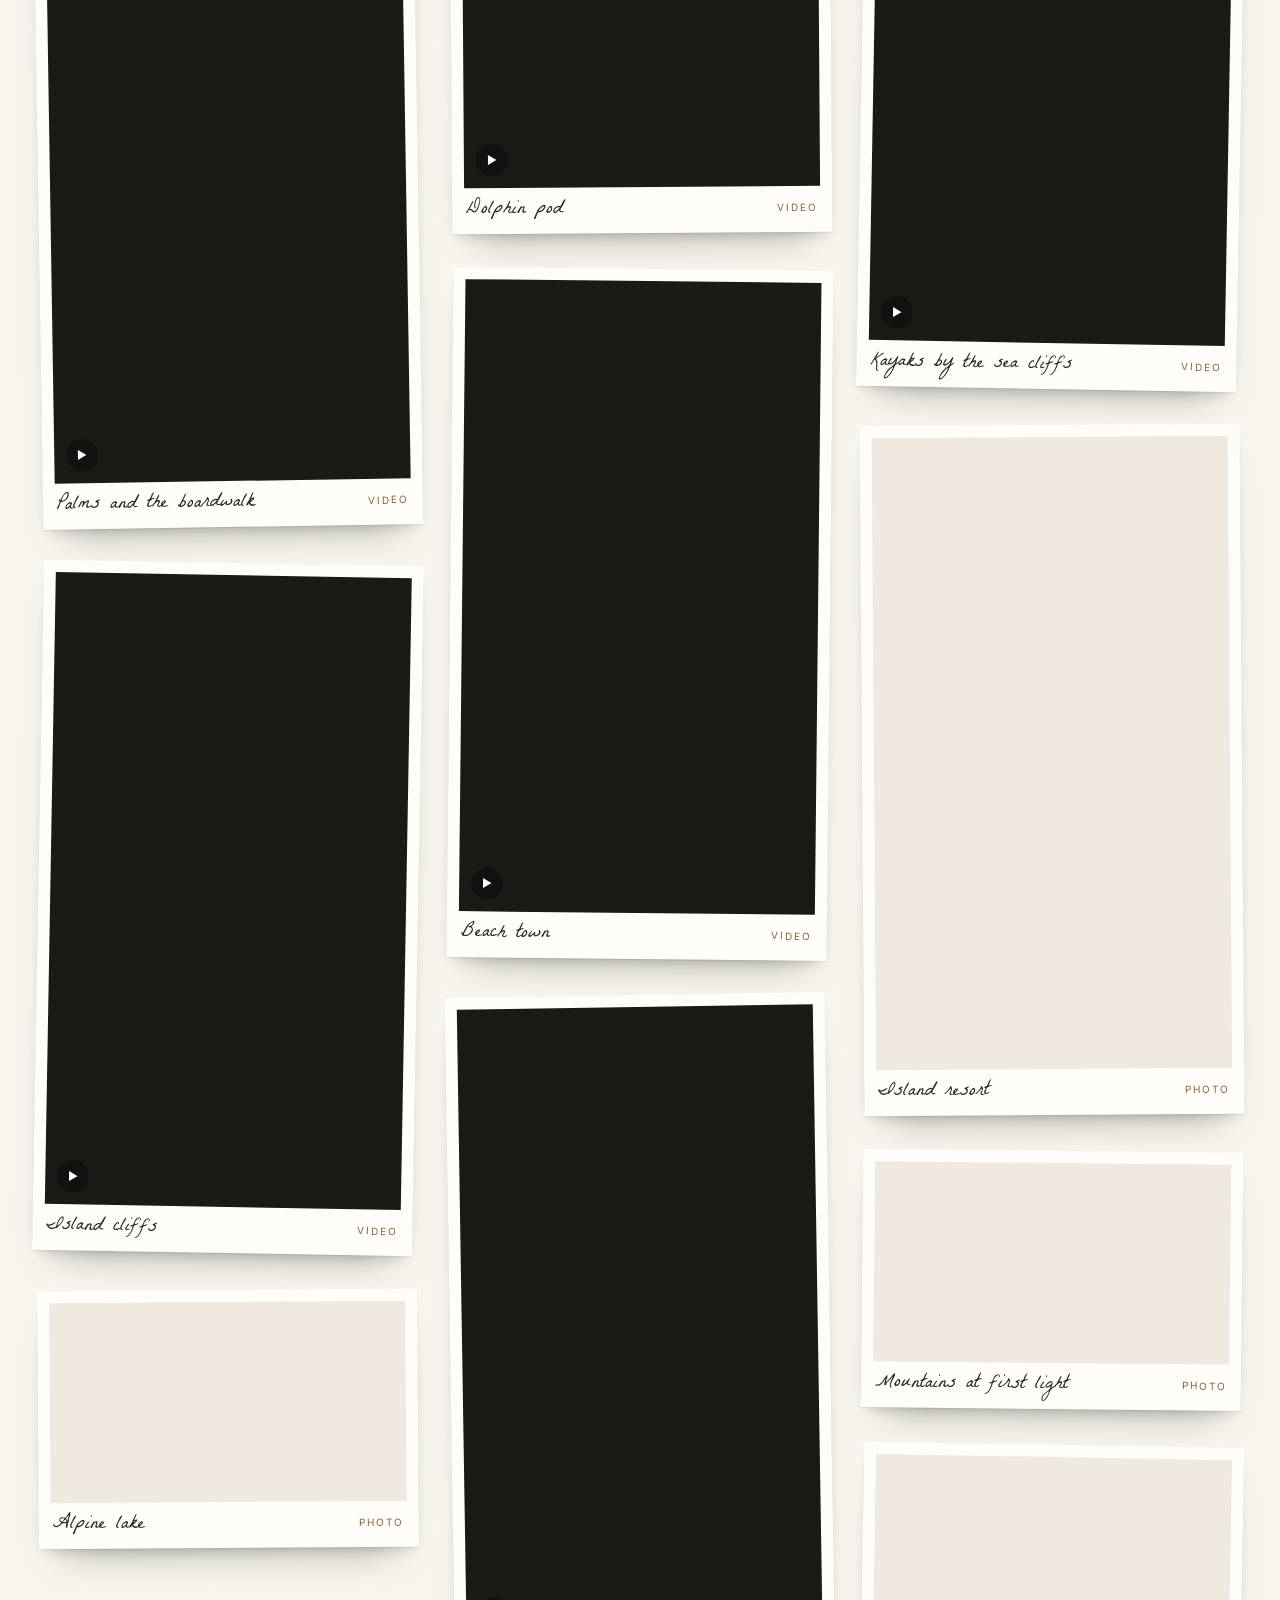
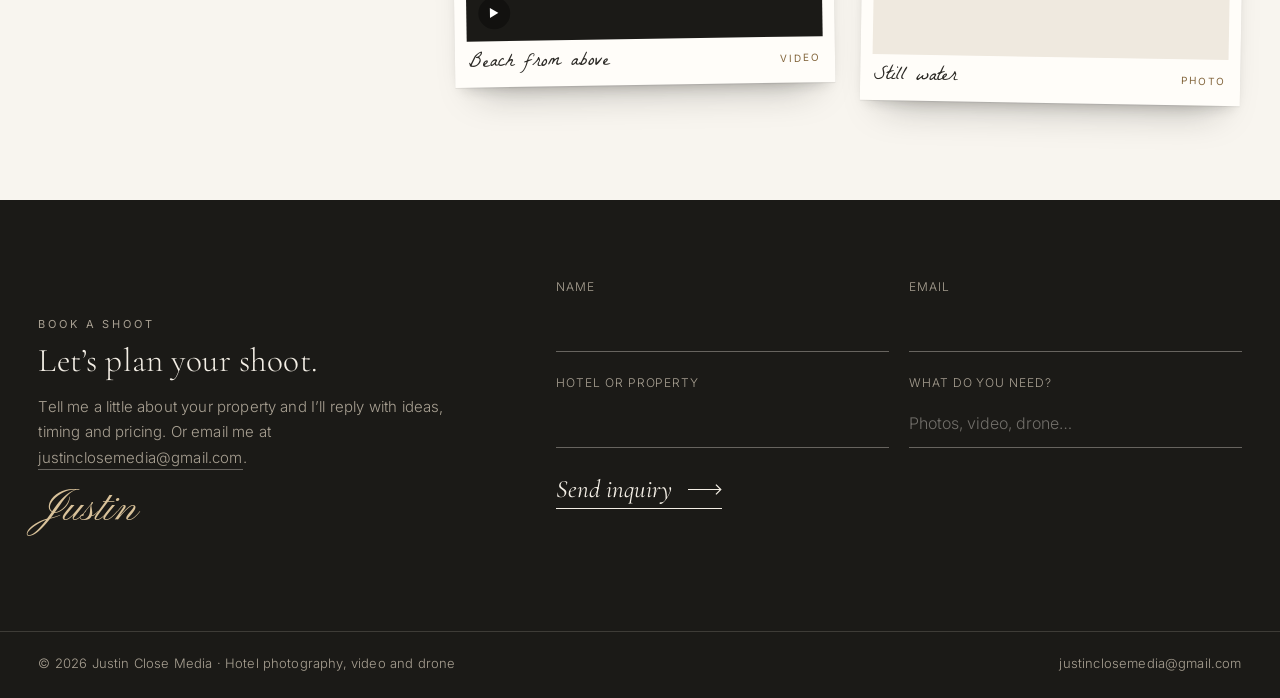
<file: site/drone.html>
<!doctype html>
<html lang="en">
<head>
  <meta charset="utf-8">
  <meta name="viewport" content="width=device-width, initial-scale=1">
  <title>Drone | Justin Close Media</title>
  <meta name="description" content="Hotel drone photography and video of your property and the area around it: the beach, the views and the neighborhood your guests come for.">
  <meta property="og:title" content="Drone | Justin Close Media">
  <meta property="og:description" content="Hotel drone photography and video of your property and the area around it: the beach, the views and the neighborhood your guests come for.">
  <meta property="og:type" content="website">
  <meta property="og:url" content="https://justinclosemedia.com/drone.html">
  <meta property="og:image" content="https://justinclosemedia.com/images/portfolio/coastline-resort-aerial.jpg">
  <meta name="twitter:card" content="summary_large_image">
  <link rel="icon" href="favicon.svg" type="image/svg+xml">
  <link rel="preconnect" href="https://fonts.googleapis.com">
  <link rel="preconnect" href="https://fonts.gstatic.com" crossorigin>
  <link href="https://fonts.googleapis.com/css2?family=Cormorant+Garamond:ital,wght@0,300;0,400;1,300;1,400&family=Inter:wght@300;400;500&family=Pinyon+Script&family=La+Belle+Aurore&display=swap" rel="stylesheet">
  <link rel="stylesheet" href="css/styles.css?v=4c84f0ea">
  <!-- HubSpot tracking code (visits, UTM campaigns). Visit any page with ?notrack=1 to stop
       tracking your own visits in that browser; ?notrack=0 turns it back on. -->
  <script>(function(){try{var q=location.search;if(/[?&]notrack=1/.test(q))localStorage.setItem('jcm-notrack','1');if(/[?&]notrack=0/.test(q))localStorage.removeItem('jcm-notrack');if(localStorage.getItem('jcm-notrack'))return;}catch(e){}var s=document.createElement('script');s.id='hs-script-loader';s.async=true;s.defer=true;s.src='//js-na2.hs-scripts.com/247843142.js';document.head.appendChild(s);})();</script>
</head>
<body data-page="drone">
  <a class="skip" href="#main">Skip to content</a>
  <header class="bar">
    <div class="wrap">
      <a class="logo" href="index.html">Justin Close Media</a>
      <button class="menu-btn" aria-expanded="false" aria-controls="nav"><span class="menu-btn__label">Menu</span><span class="menu-btn__icon" aria-hidden="true"></span></button>
      <nav class="nav" id="nav" aria-label="Main">
        <a href="photos.html" data-nav="photos">Photos</a>
        <a href="video.html" data-nav="video">Video</a>
        <a href="drone.html" data-nav="drone">Drone</a>
        <a href="about.html" data-nav="about">About</a>
        <a href="contact.html" data-nav="contact">Contact</a>
        <div class="nav__foot">
          <p class="meta">Book a shoot</p>
          <a href="mailto:justinclosemedia@gmail.com">justinclosemedia@gmail.com</a>
        </div>
      </nav>
    </div>
  </header>
  <main id="main">
    <section class="wrap">
      <div class="page-head">
        <div>
          <h1 class="display">Drone</h1>
          <p class="lead">Your property from above, and everything around it. Guests don’t just book a room; they come for the beach, the views and the neighborhood too. Aerial photos and video show it all. Click any shot to see it full size.</p>
        </div>
        <nav class="filters" id="page-tabs" aria-label="Browse the work"></nav>
      </div>
      <div class="grid grid--drone" id="drone-grid"></div>
    </section>
  </main>
  <section class="dark">
    <div class="wrap cta">
      <div>
        <p class="meta">Book a shoot</p>
        <h2 class="h2">Let’s plan your shoot.</h2>
        <p class="lead">Tell me a little about your property and I’ll reply with ideas, timing and pricing. Or email me at <a class="link" href="mailto:justinclosemedia@gmail.com">justinclosemedia@gmail.com</a>.</p>
        <p class="signature" aria-hidden="true">Justin</p>
      </div>
      <form class="quick" data-inquiry novalidate>
        <div class="field"><label for="q-name">Name</label><input id="q-name" name="name" autocomplete="name" required></div>
        <div class="field"><label for="q-email">Email</label><input id="q-email" name="email" type="email" autocomplete="email" required></div>
        <div class="field"><label for="q-property">Hotel or property</label><input id="q-property" name="property" autocomplete="organization"></div>
        <div class="field"><label for="q-message">What do you need?</label><input id="q-message" name="message" placeholder="Photos, video, drone…"></div>
        <button class="btn btn--lg" type="submit">Send inquiry</button>
        <p class="status" role="status"></p>
      </form>
    </div>
    <footer class="footer">
      <div class="wrap">
        <span>© <span data-year></span> Justin Close Media · Hotel photography, video and drone</span>
        <a href="mailto:justinclosemedia@gmail.com">justinclosemedia@gmail.com</a>
      </div>
    </footer>
  </section>
  <div class="viewer" id="viewer" role="dialog" aria-modal="true" aria-label="Viewer">
    <div class="viewer__top"><span class="num" id="v-count"></span><button id="v-close">Close ✕</button></div>
    <div class="viewer__stage" id="v-stage"></div>
    <div class="viewer__bottom">
      <span id="v-title"></span>
      <div class="thumbs" id="v-thumbs"></div>
      <span class="viewer__nav"><button id="v-prev" aria-label="Previous">Prev</button><button id="v-next" aria-label="Next">Next</button></span>
    </div>
  </div>
  <script src="js/config.js?v=4c84f0ea"></script>
  <script src="js/photos.js?v=4c84f0ea"></script>
  <script src="js/main.js?v=4c84f0ea"></script>
</body>
</html>
</file>
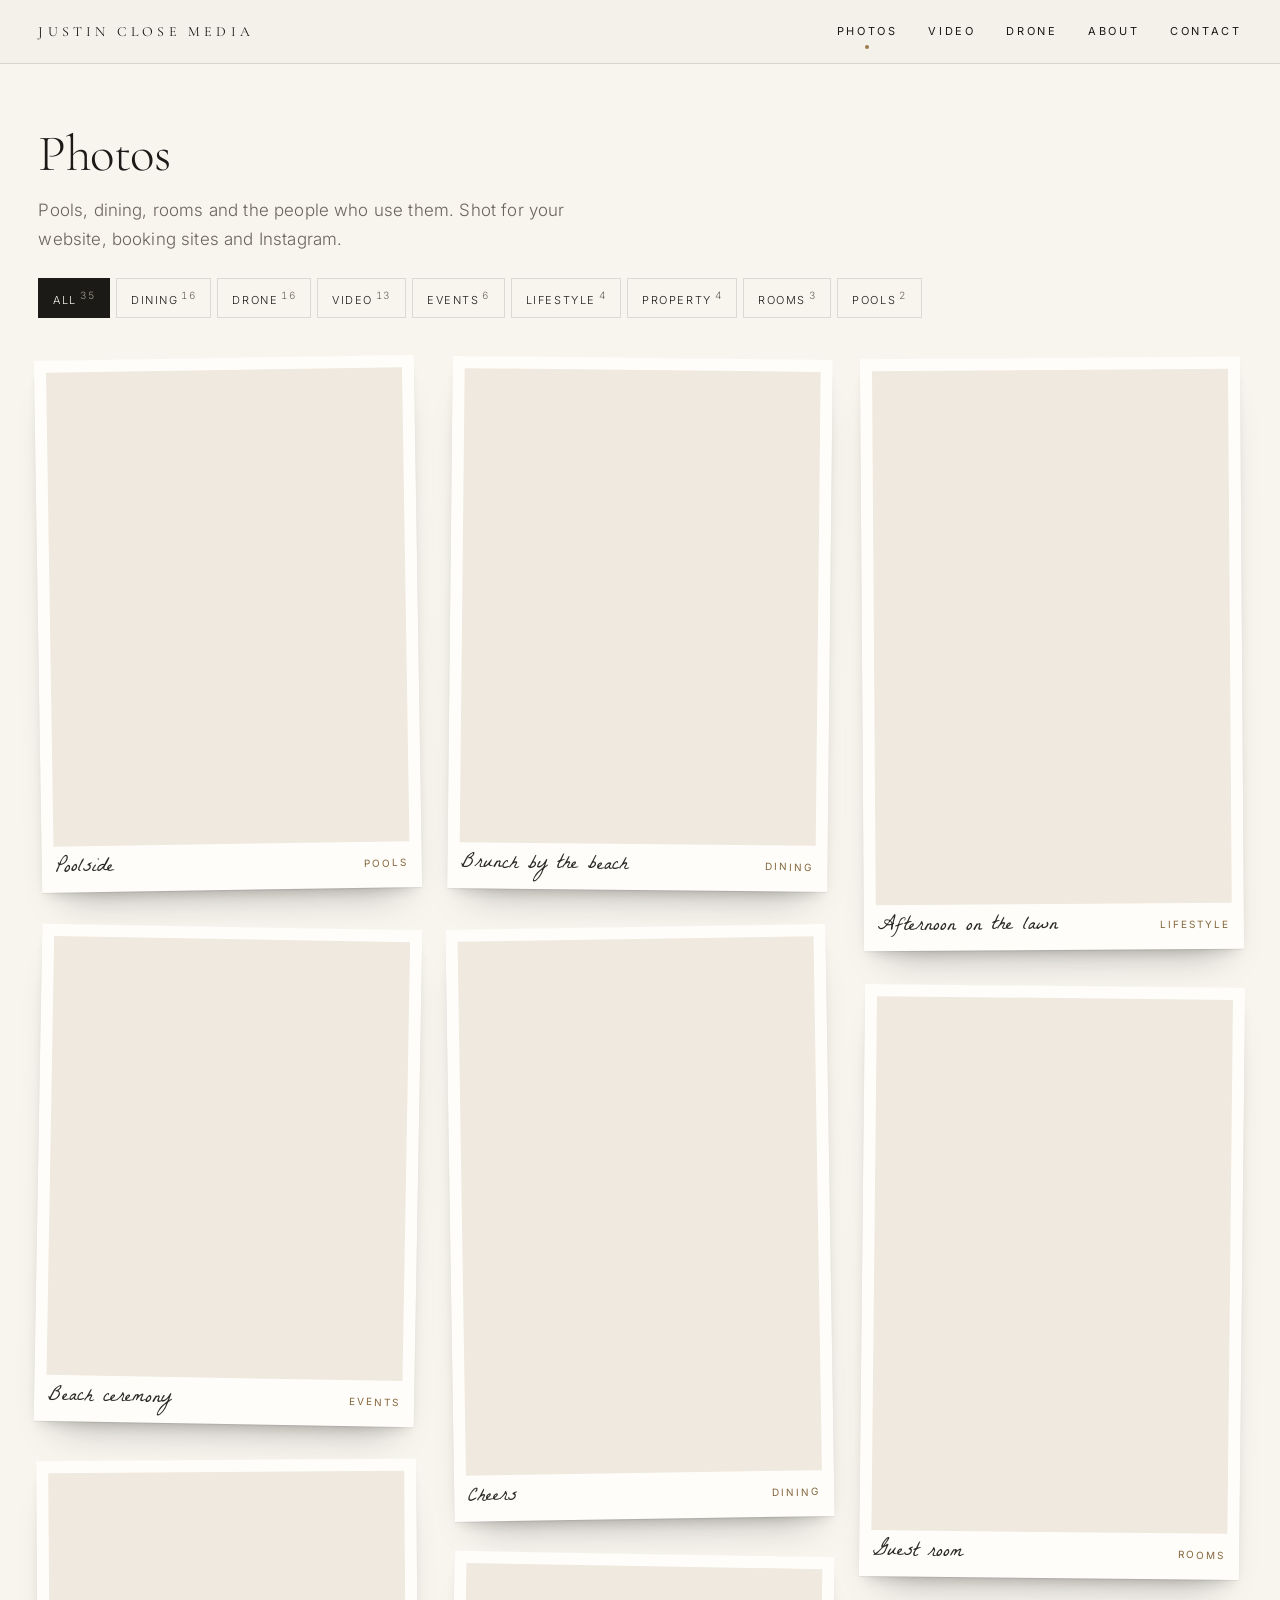
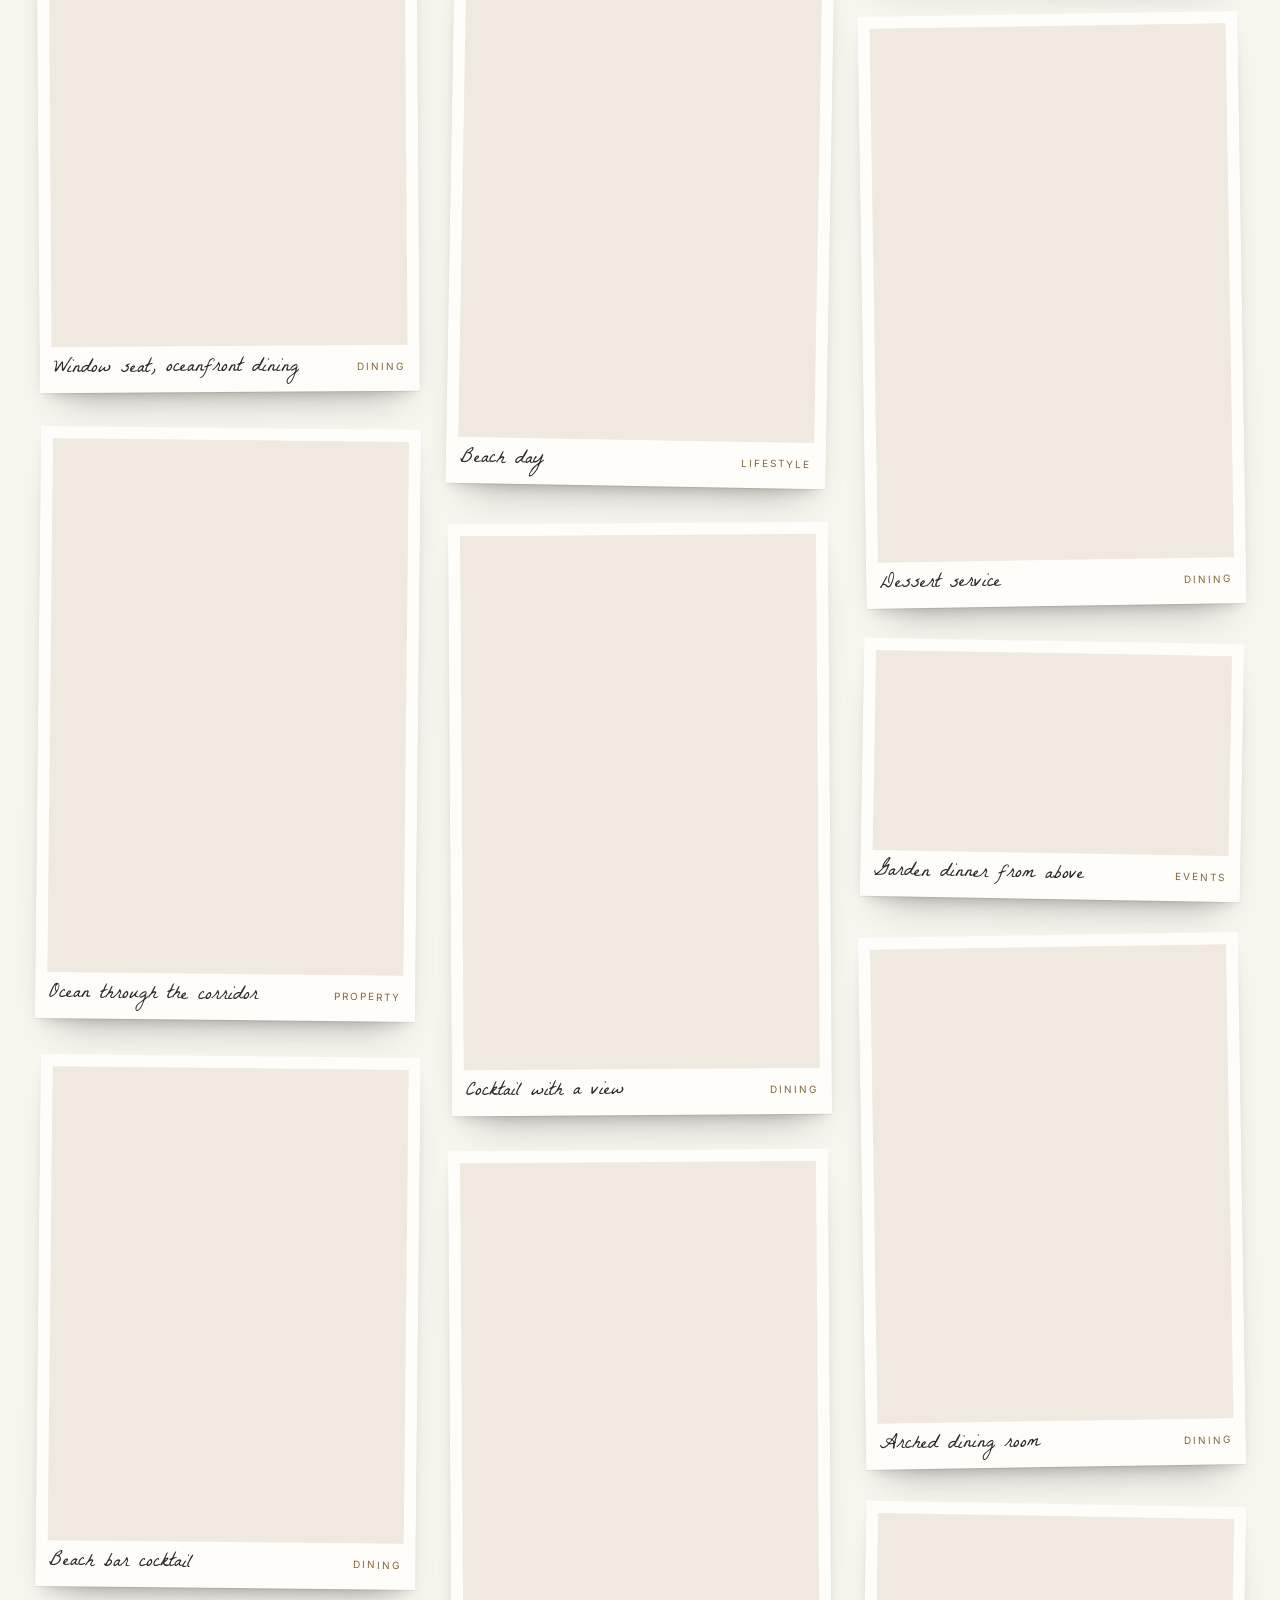
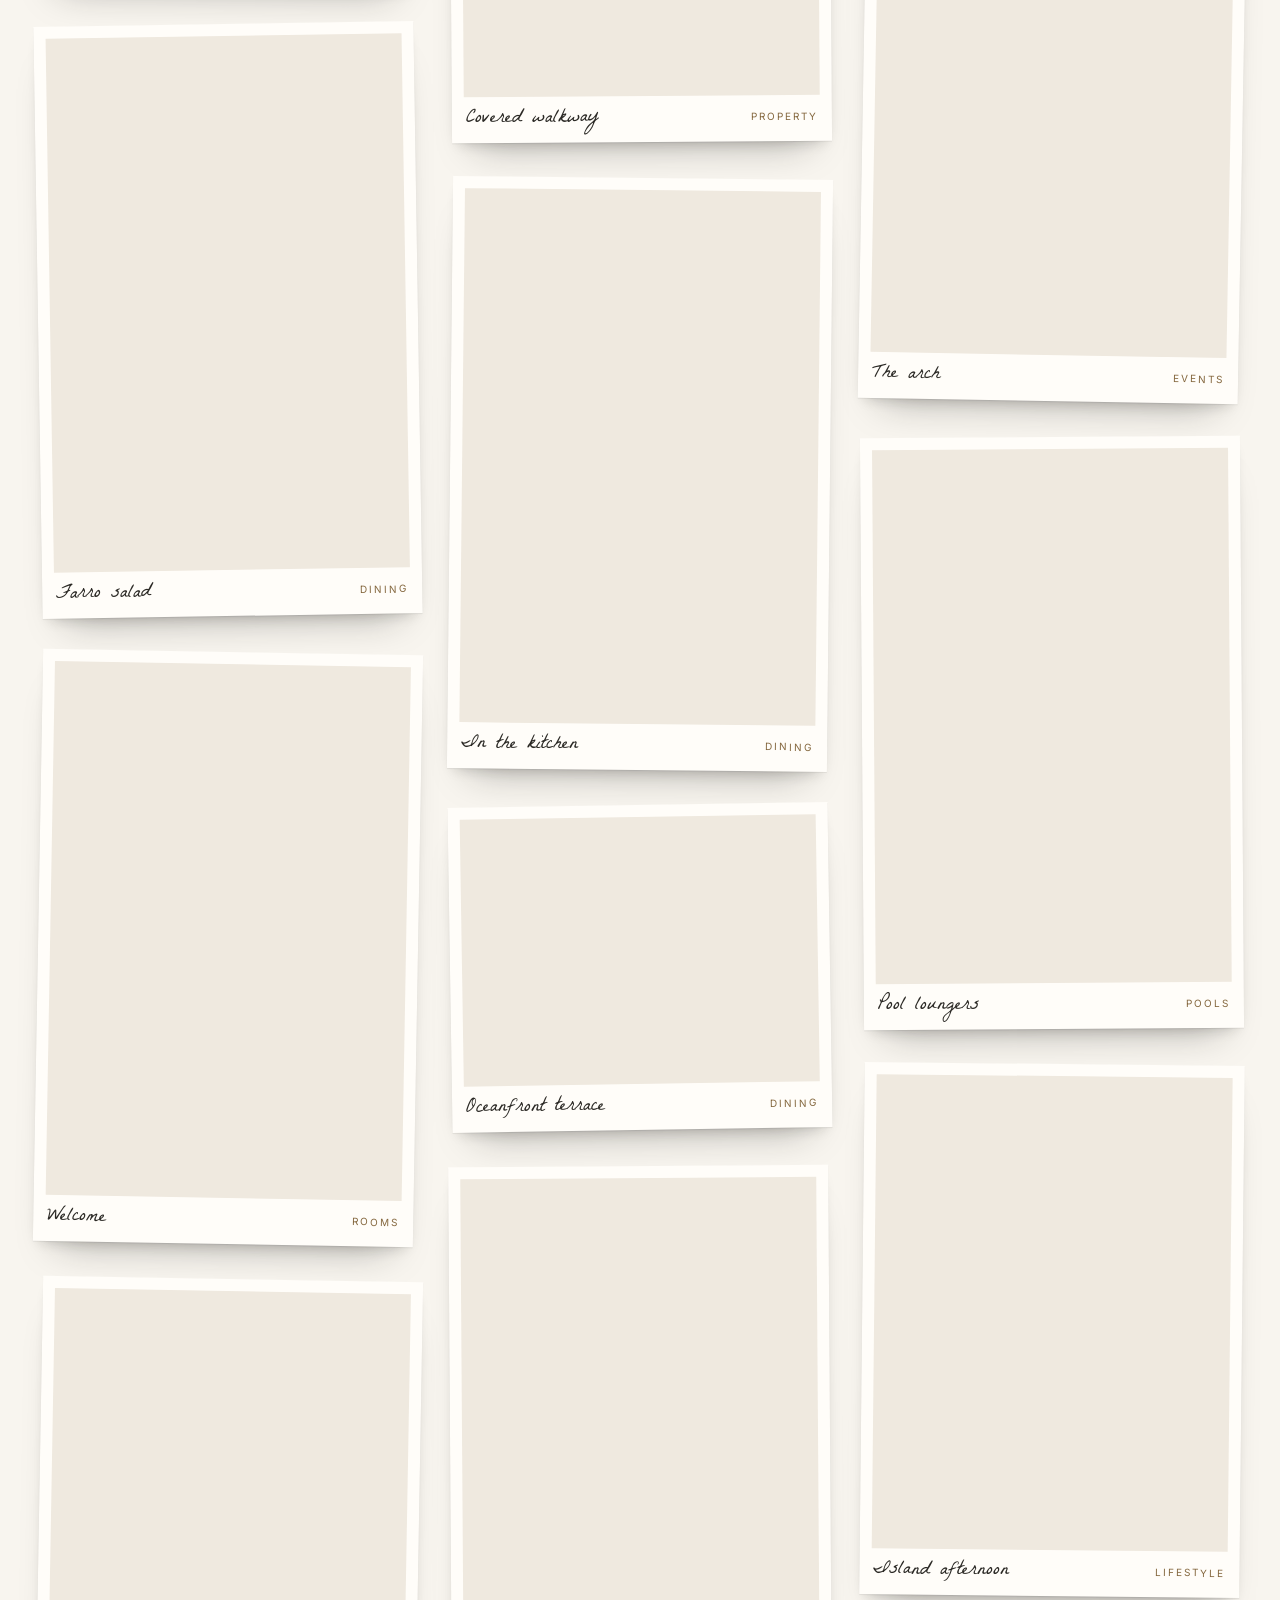
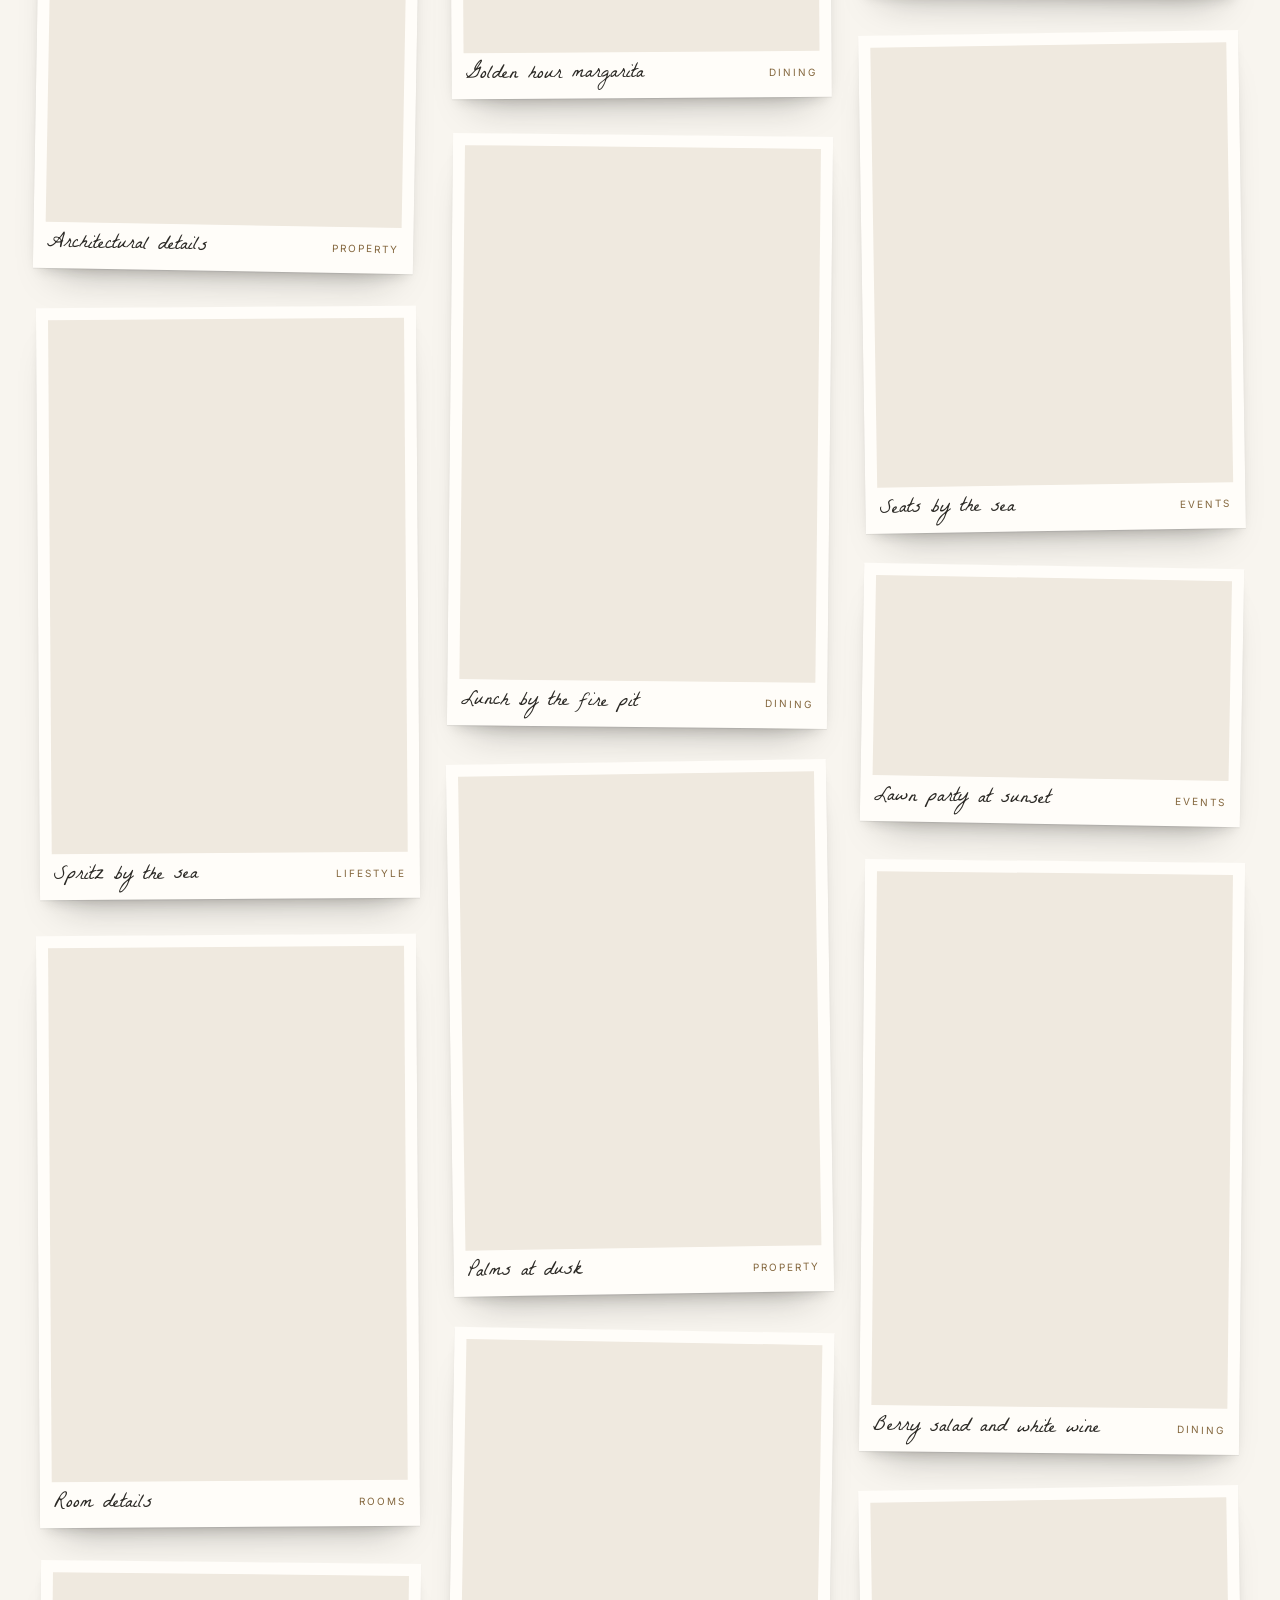
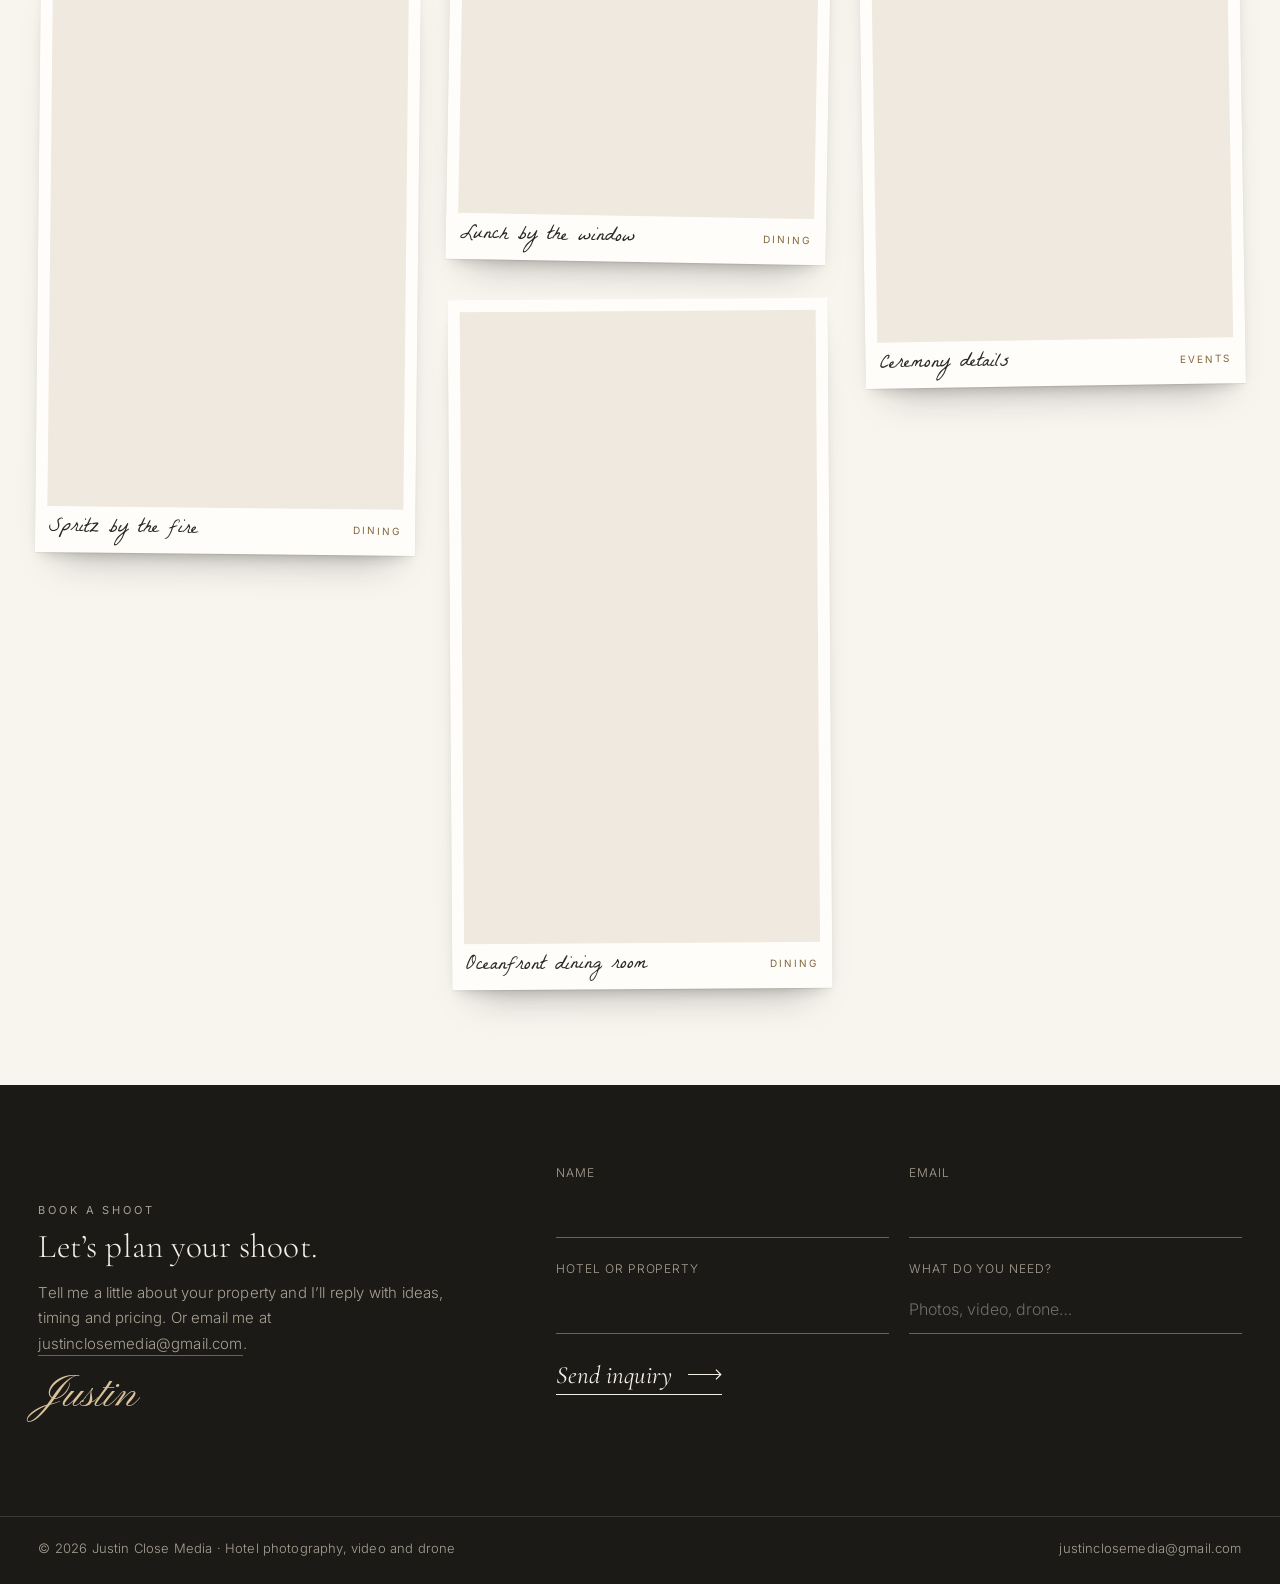
<file: site/photos.html>
<!doctype html>
<html lang="en">
<head>
  <meta charset="utf-8">
  <meta name="viewport" content="width=device-width, initial-scale=1">
  <title>Photos | Justin Close Media</title>
  <meta name="description" content="Hotel photography: pools, dining, rooms, lifestyle and property. Shot for your website, booking sites and Instagram.">
  <meta property="og:title" content="Photos | Justin Close Media">
  <meta property="og:description" content="Hotel photography: pools, dining, rooms, lifestyle and property. Shot for your website, booking sites and Instagram.">
  <meta property="og:type" content="website">
  <meta property="og:url" content="https://justinclosemedia.com/photos.html">
  <meta property="og:image" content="https://justinclosemedia.com/images/portfolio/coastline-resort-aerial.jpg">
  <meta name="twitter:card" content="summary_large_image">
  <link rel="icon" href="favicon.svg" type="image/svg+xml">
  <link rel="preconnect" href="https://fonts.googleapis.com">
  <link rel="preconnect" href="https://fonts.gstatic.com" crossorigin>
  <link href="https://fonts.googleapis.com/css2?family=Cormorant+Garamond:ital,wght@0,300;0,400;1,300;1,400&family=Inter:wght@300;400;500&family=Pinyon+Script&family=La+Belle+Aurore&display=swap" rel="stylesheet">
  <link rel="stylesheet" href="css/styles.css?v=4c84f0ea">
  <!-- HubSpot tracking code (visits, UTM campaigns). Visit any page with ?notrack=1 to stop
       tracking your own visits in that browser; ?notrack=0 turns it back on. -->
  <script>(function(){try{var q=location.search;if(/[?&]notrack=1/.test(q))localStorage.setItem('jcm-notrack','1');if(/[?&]notrack=0/.test(q))localStorage.removeItem('jcm-notrack');if(localStorage.getItem('jcm-notrack'))return;}catch(e){}var s=document.createElement('script');s.id='hs-script-loader';s.async=true;s.defer=true;s.src='//js-na2.hs-scripts.com/247843142.js';document.head.appendChild(s);})();</script>
</head>
<body data-page="photos">
  <a class="skip" href="#main">Skip to content</a>
  <header class="bar">
    <div class="wrap">
      <a class="logo" href="index.html">Justin Close Media</a>
      <button class="menu-btn" aria-expanded="false" aria-controls="nav"><span class="menu-btn__label">Menu</span><span class="menu-btn__icon" aria-hidden="true"></span></button>
      <nav class="nav" id="nav" aria-label="Main">
        <a href="photos.html" data-nav="photos">Photos</a>
        <a href="video.html" data-nav="video">Video</a>
        <a href="drone.html" data-nav="drone">Drone</a>
        <a href="about.html" data-nav="about">About</a>
        <a href="contact.html" data-nav="contact">Contact</a>
        <div class="nav__foot">
          <p class="meta">Book a shoot</p>
          <a href="mailto:justinclosemedia@gmail.com">justinclosemedia@gmail.com</a>
        </div>
      </nav>
    </div>
  </header>
  <main id="main">
    <section class="wrap">
      <div class="page-head">
        <div>
          <h1 class="display">Photos</h1>
          <p class="lead">Pools, dining, rooms and the people who use them. Shot for your website, booking sites and Instagram.</p>
        </div>
        <div class="filters" id="filters" role="group" aria-label="Filter photos"></div>
      </div>
      <div class="grid" id="grid"></div>
    </section>
  </main>
  <section class="dark">
    <div class="wrap cta">
      <div>
        <p class="meta">Book a shoot</p>
        <h2 class="h2">Let’s plan your shoot.</h2>
        <p class="lead">Tell me a little about your property and I’ll reply with ideas, timing and pricing. Or email me at <a class="link" href="mailto:justinclosemedia@gmail.com">justinclosemedia@gmail.com</a>.</p>
        <p class="signature" aria-hidden="true">Justin</p>
      </div>
      <form class="quick" data-inquiry novalidate>
        <div class="field"><label for="q-name">Name</label><input id="q-name" name="name" autocomplete="name" required></div>
        <div class="field"><label for="q-email">Email</label><input id="q-email" name="email" type="email" autocomplete="email" required></div>
        <div class="field"><label for="q-property">Hotel or property</label><input id="q-property" name="property" autocomplete="organization"></div>
        <div class="field"><label for="q-message">What do you need?</label><input id="q-message" name="message" placeholder="Photos, video, drone…"></div>
        <button class="btn btn--lg" type="submit">Send inquiry</button>
        <p class="status" role="status"></p>
      </form>
    </div>
    <footer class="footer">
      <div class="wrap">
        <span>© <span data-year></span> Justin Close Media · Hotel photography, video and drone</span>
        <a href="mailto:justinclosemedia@gmail.com">justinclosemedia@gmail.com</a>
      </div>
    </footer>
  </section>
  <div class="viewer" id="viewer" role="dialog" aria-modal="true" aria-label="Viewer">
    <div class="viewer__top"><span class="num" id="v-count"></span><button id="v-close">Close ✕</button></div>
    <div class="viewer__stage" id="v-stage"></div>
    <div class="viewer__bottom">
      <span id="v-title"></span>
      <div class="thumbs" id="v-thumbs"></div>
      <span class="viewer__nav"><button id="v-prev" aria-label="Previous">Prev</button><button id="v-next" aria-label="Next">Next</button></span>
    </div>
  </div>
  <script src="js/config.js?v=4c84f0ea"></script>
  <script src="js/photos.js?v=4c84f0ea"></script>
  <script src="js/main.js?v=4c84f0ea"></script>
</body>
</html>
</file>
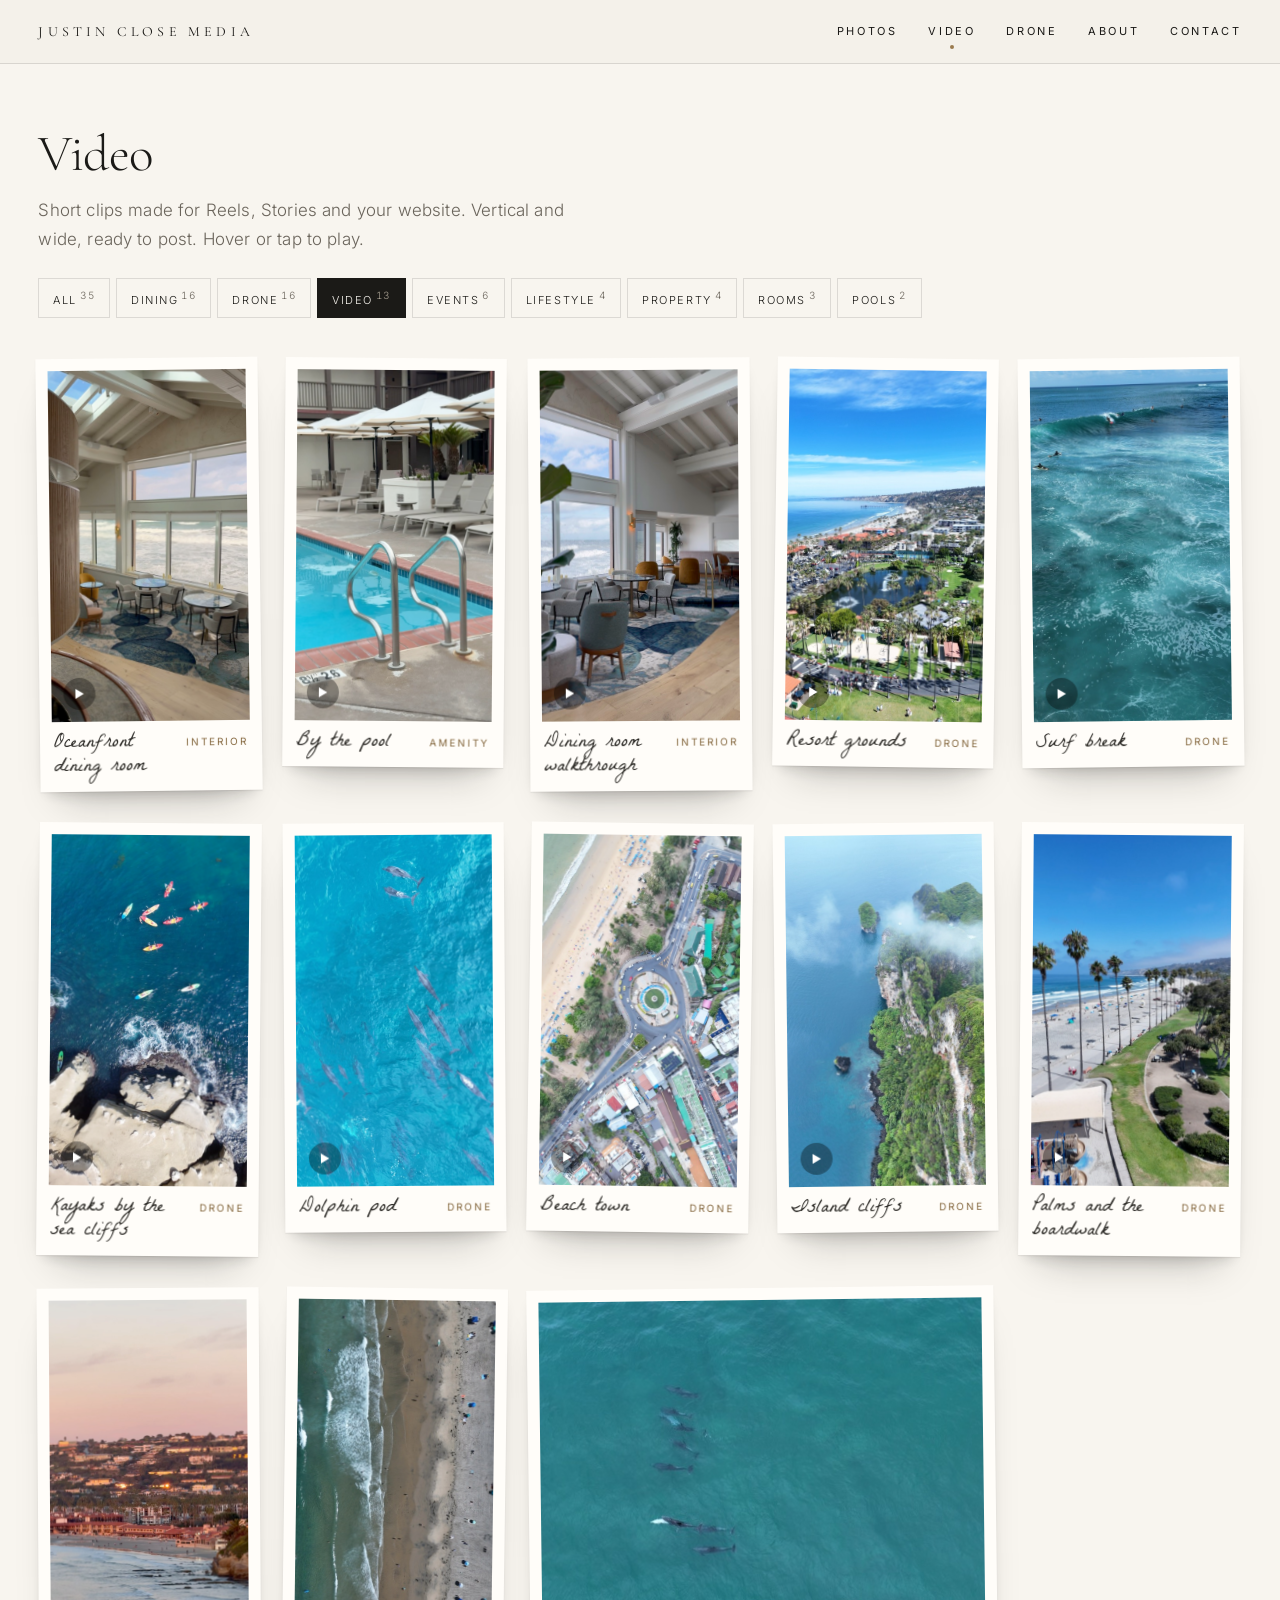
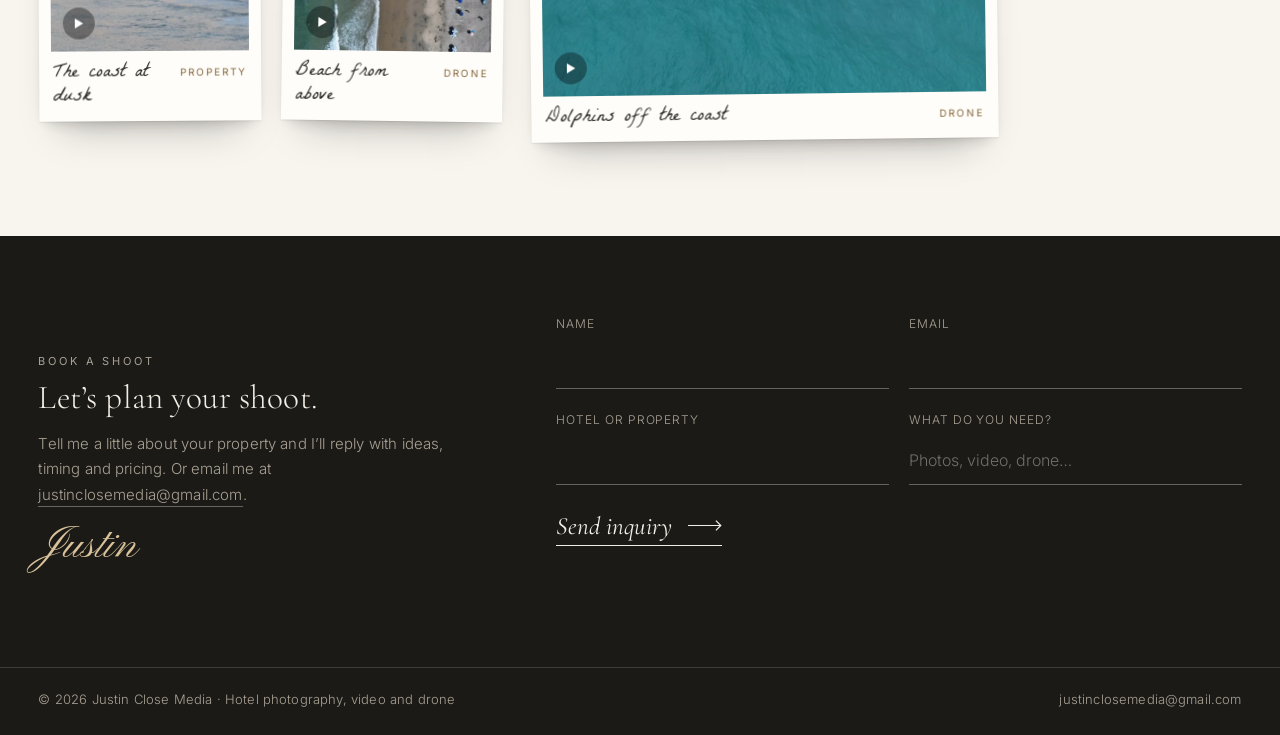
<file: site/video.html>
<!doctype html>
<html lang="en">
<head>
  <meta charset="utf-8">
  <meta name="viewport" content="width=device-width, initial-scale=1">
  <title>Video | Justin Close Media</title>
  <meta name="description" content="Short hotel video clips made for Reels, Stories and your website. Vertical and wide, ready to post.">
  <meta property="og:title" content="Video | Justin Close Media">
  <meta property="og:description" content="Short hotel video clips made for Reels, Stories and your website. Vertical and wide, ready to post.">
  <meta property="og:type" content="website">
  <meta property="og:url" content="https://justinclosemedia.com/video.html">
  <meta property="og:image" content="https://justinclosemedia.com/images/portfolio/coastline-resort-aerial.jpg">
  <meta name="twitter:card" content="summary_large_image">
  <link rel="icon" href="favicon.svg" type="image/svg+xml">
  <link rel="preconnect" href="https://fonts.googleapis.com">
  <link rel="preconnect" href="https://fonts.gstatic.com" crossorigin>
  <link href="https://fonts.googleapis.com/css2?family=Cormorant+Garamond:ital,wght@0,300;0,400;1,300;1,400&family=Inter:wght@300;400;500&family=Pinyon+Script&family=La+Belle+Aurore&display=swap" rel="stylesheet">
  <link rel="stylesheet" href="css/styles.css?v=4c84f0ea">
  <!-- HubSpot tracking code (visits, UTM campaigns). Visit any page with ?notrack=1 to stop
       tracking your own visits in that browser; ?notrack=0 turns it back on. -->
  <script>(function(){try{var q=location.search;if(/[?&]notrack=1/.test(q))localStorage.setItem('jcm-notrack','1');if(/[?&]notrack=0/.test(q))localStorage.removeItem('jcm-notrack');if(localStorage.getItem('jcm-notrack'))return;}catch(e){}var s=document.createElement('script');s.id='hs-script-loader';s.async=true;s.defer=true;s.src='//js-na2.hs-scripts.com/247843142.js';document.head.appendChild(s);})();</script>
</head>
<body data-page="video">
  <a class="skip" href="#main">Skip to content</a>
  <header class="bar">
    <div class="wrap">
      <a class="logo" href="index.html">Justin Close Media</a>
      <button class="menu-btn" aria-expanded="false" aria-controls="nav"><span class="menu-btn__label">Menu</span><span class="menu-btn__icon" aria-hidden="true"></span></button>
      <nav class="nav" id="nav" aria-label="Main">
        <a href="photos.html" data-nav="photos">Photos</a>
        <a href="video.html" data-nav="video">Video</a>
        <a href="drone.html" data-nav="drone">Drone</a>
        <a href="about.html" data-nav="about">About</a>
        <a href="contact.html" data-nav="contact">Contact</a>
        <div class="nav__foot">
          <p class="meta">Book a shoot</p>
          <a href="mailto:justinclosemedia@gmail.com">justinclosemedia@gmail.com</a>
        </div>
      </nav>
    </div>
  </header>
  <main id="main">
    <section class="wrap">
      <div class="page-head">
        <div>
          <h1 class="display">Video</h1>
          <p class="lead">Short clips made for Reels, Stories and your website. Vertical and wide, ready to post. Hover or tap to play.</p>
        </div>
        <nav class="filters" id="page-tabs" aria-label="Browse the work"></nav>
      </div>
      <div id="videos"></div>
    </section>
  </main>
  <section class="dark">
    <div class="wrap cta">
      <div>
        <p class="meta">Book a shoot</p>
        <h2 class="h2">Let’s plan your shoot.</h2>
        <p class="lead">Tell me a little about your property and I’ll reply with ideas, timing and pricing. Or email me at <a class="link" href="mailto:justinclosemedia@gmail.com">justinclosemedia@gmail.com</a>.</p>
        <p class="signature" aria-hidden="true">Justin</p>
      </div>
      <form class="quick" data-inquiry novalidate>
        <div class="field"><label for="q-name">Name</label><input id="q-name" name="name" autocomplete="name" required></div>
        <div class="field"><label for="q-email">Email</label><input id="q-email" name="email" type="email" autocomplete="email" required></div>
        <div class="field"><label for="q-property">Hotel or property</label><input id="q-property" name="property" autocomplete="organization"></div>
        <div class="field"><label for="q-message">What do you need?</label><input id="q-message" name="message" placeholder="Photos, video, drone…"></div>
        <button class="btn btn--lg" type="submit">Send inquiry</button>
        <p class="status" role="status"></p>
      </form>
    </div>
    <footer class="footer">
      <div class="wrap">
        <span>© <span data-year></span> Justin Close Media · Hotel photography, video and drone</span>
        <a href="mailto:justinclosemedia@gmail.com">justinclosemedia@gmail.com</a>
      </div>
    </footer>
  </section>
  <div class="viewer" id="viewer" role="dialog" aria-modal="true" aria-label="Viewer">
    <div class="viewer__top"><span class="num" id="v-count"></span><button id="v-close">Close ✕</button></div>
    <div class="viewer__stage" id="v-stage"></div>
    <div class="viewer__bottom">
      <span id="v-title"></span>
      <div class="thumbs" id="v-thumbs"></div>
      <span class="viewer__nav"><button id="v-prev" aria-label="Previous">Prev</button><button id="v-next" aria-label="Next">Next</button></span>
    </div>
  </div>
  <script src="js/config.js?v=4c84f0ea"></script>
  <script src="js/photos.js?v=4c84f0ea"></script>
  <script src="js/main.js?v=4c84f0ea"></script>
</body>
</html>
</file>
<file: site/css/styles.css>
/* ==========================================================================
   Justin Close Media
   Compact, multi-page portfolio. See research/design-spec.md for the rules.
   ========================================================================== */

:root {
  --bone: #F8F5EF;       /* page background: warm cream */
  --paper: #EFE9DF;      /* alternate background */
  --ink: #1B1A17;        /* text, dark background */
  --ivory: #F3EEE5;      /* text on dark */
  --muted: #6A645B;      /* secondary text on light (5:1) */
  --muted-dark: #A9A193; /* secondary text on dark */
  --champagne: #9A7B4F;  /* antique brass: the one accent (dots, lines) */
  --line: rgba(23, 22, 20, 0.12);
  --line-dark: rgba(239, 233, 223, 0.16);
  --mat: #FFFDF9;        /* the paper mat around each print */
  --hand: 'La Belle Aurore', 'Segoe Script', 'Bradley Hand', cursive; /* handwriting: print captions only */
  --brass-text: #84673E; /* brass for small labels on the mat (5:1) */
  --error: #A23B2A;      /* form errors on light (6:1) */
  --error-dark: #E8A593; /* form errors on dark */
  /* One hairline arrow, drawn once and reused (buttons, tiles, menu, viewer) */
  --arrow: url("data:image/svg+xml,%3Csvg xmlns='http://www.w3.org/2000/svg' viewBox='0 0 28 9' fill='none' stroke='%23000' stroke-width='1'%3E%3Cpath d='M0 4.5h27M23 .5l4 4-4 4'/%3E%3C/svg%3E");

  --serif: 'Cormorant Garamond', 'Times New Roman', serif;
  --sans: 'Inter', system-ui, -apple-system, sans-serif;
  --script: 'Pinyon Script', 'Snell Roundhand', cursive;

  --gutter: clamp(16px, 3vw, 40px);
  --max: 1320px;
  --bar: 64px;
  --ease: cubic-bezier(0.22, 1, 0.36, 1);
}

@media (prefers-reduced-motion: no-preference) {
  @view-transition { navigation: auto; }
  ::view-transition-old(root) { animation: 250ms var(--ease) both fade-out; }
  ::view-transition-new(root) { animation: 400ms var(--ease) both fade-in-up; }
}
@keyframes fade-out { to { opacity: 0; } }
@keyframes fade-in-up { from { opacity: 0; transform: translateY(8px); } }

*, *::before, *::after { box-sizing: border-box; }
html { -webkit-text-size-adjust: 100%; scroll-behavior: smooth; }
body {
  margin: 0;
  background: var(--bone);
  color: var(--ink);
  font: 300 16px/1.75 var(--sans);
  letter-spacing: 0.01em;
  -webkit-font-smoothing: antialiased;
}
img, video { display: block; max-width: 100%; }
a { color: inherit; text-decoration: none; }
button { font: inherit; color: inherit; background: none; border: 0; padding: 0; cursor: pointer; }
a, button, label { -webkit-tap-highlight-color: transparent; }
::selection { background: var(--champagne); color: #fff; }
:focus-visible { outline: 2px solid var(--ink); outline-offset: 3px; }
.dark :focus-visible, .viewer :focus-visible { outline-color: var(--ivory); }

/* ---------- Type ---------- */

.display { font: 300 clamp(32px, 4vw, 56px)/1.05 var(--serif); letter-spacing: -0.01em; margin: 0; }
.display em, .h2 em { font-style: italic; }
.h2 { font: 300 clamp(26px, 2.6vw, 40px)/1.1 var(--serif); margin: 0; }
.meta { font: 400 11px/1.4 var(--sans); letter-spacing: 0.26em; text-transform: uppercase; color: var(--muted); }
.lead { font-size: 17px; line-height: 1.7; color: var(--muted); max-width: 560px; margin: 14px 0 0; }
.num { font-variant-numeric: tabular-nums; }

/* ---------- Layout ---------- */

.wrap { width: 100%; max-width: calc(var(--max) + 2 * var(--gutter)); margin: 0 auto; padding: 0 var(--gutter); }
main { padding-top: var(--bar); }
.section { padding-top: clamp(48px, 7vw, 96px); padding-bottom: clamp(48px, 7vw, 96px); }
.page-head { display: flex; justify-content: space-between; align-items: flex-end; gap: 24px; flex-wrap: wrap; padding-top: clamp(32px, 5vw, 64px); padding-bottom: 32px; }

/* ---------- Header ---------- */

.bar {
  position: fixed; inset: 0 0 auto 0; z-index: 50; height: var(--bar);
  background: rgba(243, 240, 234, 0.92); backdrop-filter: blur(10px); -webkit-backdrop-filter: blur(10px);
  border-bottom: 1px solid var(--line);
}
.bar .wrap { height: 100%; display: flex; align-items: center; justify-content: space-between; gap: 24px; }
.logo { font: 400 14px/1 var(--serif); letter-spacing: 0.3em; text-transform: uppercase; white-space: nowrap; }
.nav { display: flex; align-items: center; gap: clamp(16px, 2.4vw, 36px); font: 400 11px/1 var(--sans); letter-spacing: 0.24em; text-transform: uppercase; }
.nav a[data-nav] { position: relative; padding: 6px 0; transition: color 200ms; }
.nav a[data-nav]::after {
  content: ''; position: absolute; left: 50%; bottom: -6px; width: 4px; height: 4px; margin-left: -2px;
  border-radius: 50%; background: var(--champagne); opacity: 0; transition: opacity 200ms;
}
.nav a[aria-current="page"]::after, .nav a[data-nav]:hover::after { opacity: 1; }
.nav__foot { display: none; }

/* Phone menu button: the word plus two hairlines that cross into an X when open */
.menu-btn {
  display: none; align-items: center; gap: 10px; min-height: 44px; padding-left: 12px;
  font: 400 11px/1 var(--sans); letter-spacing: 0.24em; text-transform: uppercase;
}
.menu-btn__icon { position: relative; width: 22px; height: 9px; }
.menu-btn__icon::before, .menu-btn__icon::after {
  content: ''; position: absolute; left: 0; right: 0; height: 1px; background: currentColor;
  transition: transform 400ms var(--ease), top 400ms var(--ease);
}
.menu-btn__icon::before { top: 0; }
.menu-btn__icon::after { top: 8px; }
.bar.open .menu-btn__icon::before { top: 4px; transform: rotate(32deg); }
.bar.open .menu-btn__icon::after { top: 4px; transform: rotate(-32deg); }

@media (max-width: 820px) {
  .menu-btn { display: inline-flex; }
  /* Full-screen menu: large serif links, one per line, contact details at the bottom */
  .nav {
    position: fixed; inset: var(--bar) 0 auto 0; height: calc(100vh - var(--bar)); height: calc(100dvh - var(--bar));
    flex-direction: column; align-items: stretch; gap: 0;
    padding: 8px var(--gutter) calc(28px + env(safe-area-inset-bottom)); background: var(--bone);
    overflow-y: auto; overscroll-behavior: contain; opacity: 0; visibility: hidden;
    transition: opacity 300ms var(--ease), visibility 300ms;
  }
  .nav a[data-nav] {
    display: flex; align-items: center; justify-content: space-between; gap: 16px;
    padding: 17px 0; border-bottom: 1px solid var(--line);
    font: 300 34px/1.15 var(--serif); letter-spacing: 0; text-transform: none;
    opacity: 0; transform: translateY(10px);
    transition: opacity 500ms var(--ease), transform 600ms var(--ease);
  }
  .nav a[data-nav]::after {
    position: static; flex: none; width: 26px; height: 9px; margin: 0; border-radius: 0; opacity: 1;
    background: var(--muted); -webkit-mask: var(--arrow) center / 100% 100% no-repeat; mask: var(--arrow) center / 100% 100% no-repeat;
  }
  .nav a[aria-current="page"] { font-style: italic; }
  .nav a[aria-current="page"]::after { background: var(--champagne); }
  .nav__foot { display: block; margin-top: auto; padding-top: 32px; opacity: 0; transition: opacity 500ms var(--ease); }
  .nav__foot a { display: inline-block; margin-top: 2px; padding: 10px 0; font: 300 20px/1.3 var(--serif); letter-spacing: 0; text-transform: none; border-bottom: 1px solid var(--line); }
  .bar.open .nav { opacity: 1; visibility: visible; }
  .bar.open .nav a[data-nav] { opacity: 1; transform: none; }
  .bar.open .nav__foot { opacity: 1; }
  html.menu-open { overflow: hidden; }
}
@media (max-width: 370px) {
  .bar .wrap { gap: 10px; }
  .logo { font-size: 13px; letter-spacing: 0.2em; }
  .menu-btn { padding-left: 4px; gap: 8px; letter-spacing: 0.18em; }
}

/* ---------- Buttons: editorial text links (italic serif, hairline, drawn arrow) ---------- */

.btn {
  position: relative; display: inline-flex; align-items: center; gap: 14px;
  min-height: 44px; padding: 6px 0 10px; border: 0; border-radius: 0;
  background: none; color: var(--ink);
  font: italic 400 21px/1.2 var(--serif); letter-spacing: 0; text-transform: none; text-align: left;
  transition: color 300ms var(--ease), opacity 200ms;
  -webkit-tap-highlight-color: transparent;
}
/* The hairline under the words */
.btn::before { content: ''; position: absolute; left: 0; right: 0; bottom: 5px; height: 1px; background: currentColor; transform-origin: 100% 50%; }
/* The arrow: a drawn hairline that takes the text color */
.btn::after {
  content: ''; flex: none; width: 28px; height: 9px; background: currentColor;
  -webkit-mask: var(--arrow) center / 100% 100% no-repeat; mask: var(--arrow) center / 100% 100% no-repeat;
  transition: transform 450ms var(--ease);
}
.btn--lg { font-size: 25px; gap: 16px; }
.hero .btn--lg { font-size: clamp(25px, 2.1vw, 30px); }
.btn--lg::after { width: 34px; height: 11px; }
.btn--light, .dark .btn { color: var(--ivory); }
.btn:active { opacity: 0.65; }
.btn:focus-visible { outline-offset: 6px; }
.btn[disabled], .btn[aria-busy="true"] { opacity: 0.5; pointer-events: none; }
/* Hover (mouse only): brass, the arrow steps forward, the hairline wipes out and redraws */
@media (hover: hover) {
  .btn:hover { color: var(--champagne); }
  .btn--light:hover, .dark .btn:hover { color: #E3CFA6; }
  .btn:hover::after { transform: translateX(8px); }
  .btn:hover::before { animation: btn-line 750ms var(--ease); }
}
@keyframes btn-line {
  0% { transform: scaleX(1); transform-origin: 100% 50%; }
  45% { transform: scaleX(0); transform-origin: 100% 50%; }
  45.01% { transform: scaleX(0); transform-origin: 0 50%; }
  100% { transform: scaleX(1); transform-origin: 0 50%; }
}
.link { border-bottom: 1px solid var(--line); padding-bottom: 2px; transition: border-color 200ms, color 200ms; }
.link:hover { border-color: var(--champagne); }
.dark .link { border-bottom-color: rgba(243, 238, 229, 0.35); }
.dark .link:hover { color: var(--ivory); border-bottom-color: #D9C29A; }

/* Small drawn arrow used in tile labels */
.arr { flex: none; align-self: center; width: 22px; height: 8px; background: var(--muted); -webkit-mask: var(--arrow) center / 100% 100% no-repeat; mask: var(--arrow) center / 100% 100% no-repeat; transition: transform 350ms var(--ease), background 200ms; }

/* ---------- Home: full-screen hero (photo now, video later) ---------- */

.hero { position: relative; height: calc(100vh - var(--bar)); height: calc(100svh - var(--bar)); min-height: 520px; overflow: hidden; background: var(--ink); color: #fff; }
.hero__media, .hero__media img, .hero__media video { position: absolute; inset: 0; width: 100%; height: 100%; object-fit: cover; }
.hero__media video { animation: hero-in 2.4s var(--ease) both; }
@keyframes hero-in { from { transform: scale(1.06); opacity: 0.6; } }
/* The hero photo fades in, then drifts in a slow, continuous zoom (Ken Burns) */
.hero__media img { animation: hero-fade 2s var(--ease) both, hero-ken 44s ease-in-out infinite alternate; will-change: transform; }
@keyframes hero-fade { from { opacity: 0.6; } }
@keyframes hero-ken { from { transform: scale(1); } to { transform: scale(1.12); } }
@media (prefers-reduced-motion: reduce) { .hero__media img { animation: none; } }
.hero::after { content: ''; position: absolute; inset: 0; background: linear-gradient(180deg, rgba(0,0,0,0.35) 0%, rgba(0,0,0,0.1) 35%, rgba(0,0,0,0.15) 60%, rgba(0,0,0,0.5) 100%); }
.hero__content {
  position: absolute; inset: 0; z-index: 2; display: flex; flex-direction: column; align-items: center; justify-content: center;
  text-align: center; padding: 0 var(--gutter); gap: 22px;
  animation: fade-in-up 1.2s 0.4s var(--ease) both;
}
/* A soft shade behind the words only, so the headline reads over any part of the photo */
.hero__content::before {
  content: ''; position: absolute; left: 50%; top: 50%; z-index: -1; width: min(1200px, 150%); height: 520px;
  transform: translate(-50%, -50%); pointer-events: none;
  background: radial-gradient(closest-side, rgba(0,0,0,0.36), rgba(0,0,0,0.18) 55%, rgba(0,0,0,0));
}
.hero__content .meta { color: rgba(255,255,255,0.92); text-shadow: 0 1px 12px rgba(0,0,0,0.35); }
.hero__content .display { max-width: 900px; font-size: clamp(36px, 5vw, 68px); text-shadow: 0 2px 30px rgba(0,0,0,0.3); }
.hero__content .btn { margin-top: 4px; text-shadow: 0 1px 14px rgba(0,0,0,0.3); }
/* Scroll cue: a still, drawn arrow pointing down (44px-wide tap area) */
.hero__down { position: absolute; left: 50%; bottom: 8px; z-index: 2; width: 44px; height: 56px; margin-left: -22px; display: grid; place-items: center; }
.hero__down::before { content: ''; width: 28px; height: 9px; background: #fff; opacity: 0.9; -webkit-mask: var(--arrow) center / 100% 100% no-repeat; mask: var(--arrow) center / 100% 100% no-repeat; transform: rotate(90deg); transition: transform 350ms var(--ease); }
@media (hover: hover) { .hero__down:hover::before { transform: rotate(90deg) translateX(4px); } }

/* Home: the bar is see-through over the hero, then turns solid */
.bar { transition: background 300ms, color 300ms, border-color 300ms; }

/* ---------- Home: work tiles ---------- */

.tiles { display: grid; grid-template-columns: repeat(6, minmax(0, 1fr)); gap: 12px; }
.tile { position: relative; display: block; }
.tile__media { position: relative; overflow: hidden; aspect-ratio: 4 / 5; background: var(--paper); border-radius: 0; }
.tile__media img, .tile__media video { width: 100%; height: 100%; object-fit: cover; transition: transform 900ms var(--ease); }
.tile:hover .tile__media img, .tile:hover .tile__media video { transform: scale(1.06); }
.tile__label { display: flex; justify-content: space-between; align-items: center; gap: 10px; margin-top: 10px; font-size: 13px; }
@media (hover: hover) { .tile:hover .arr { transform: translateX(4px); background: var(--champagne); } }
.tile--video video { position: absolute; inset: 0; opacity: 0; transition: opacity 300ms; }
.tile--video:hover video, .tile--video.playing video { opacity: 1; }
@media (max-width: 1000px) { .tiles { grid-template-columns: repeat(3, minmax(0, 1fr)); } }
@media (max-width: 620px) { .tiles { grid-template-columns: repeat(2, minmax(0, 1fr)); gap: 10px 8px; } }

/* ---------- Home: how it works ---------- */

.how { display: grid; grid-template-columns: 1fr 2fr; gap: clamp(32px, 6vw, 96px); }
.steps { list-style: none; padding: 0; margin: 0; display: grid; grid-template-columns: repeat(2, 1fr); gap: 28px 32px; }
.steps li { border-top: 1px solid var(--line); padding-top: 14px; }
.steps b { display: block; font: 400 20px/1.3 var(--serif); margin: 6px 0 4px; }
.steps p { margin: 0; color: var(--muted); font-size: 15px; }
@media (max-width: 820px) { .how, .steps { grid-template-columns: 1fr; } }

/* ---------- Contact bar / footer ---------- */

.dark { background: var(--ink); color: var(--ivory); }
.dark .meta, .dark .lead, .dark .muted { color: var(--muted-dark); }
.cta { display: grid; grid-template-columns: minmax(0, 0.9fr) minmax(0, 1.4fr); gap: clamp(32px, 6vw, 96px); align-items: end; padding-top: clamp(48px, 6vw, 80px); padding-bottom: clamp(48px, 6vw, 80px); }
.cta .lead { font-size: 15px; }
.quick { display: grid; grid-template-columns: 1fr 1fr; gap: 20px 20px; }
.quick .btn { justify-self: start; }
.dark .field label { color: var(--muted-dark); }
.dark .field input, .dark .field textarea { color: var(--ivory); border-bottom-color: rgba(243, 238, 229, 0.35); }
.dark .field input::placeholder { color: rgba(243, 238, 229, 0.4); }
.dark .field:has(> input, > textarea)::after { background: #D9C29A; }
.dark .status[data-state="error"] { color: var(--error-dark); }
.dark .status { color: var(--muted-dark); }
.dark .status[data-state="ok"] { color: var(--ivory); }
@media (max-width: 820px) { .cta, .quick { grid-template-columns: minmax(0, 1fr); } }
.footer { border-top: 1px solid var(--line-dark); }
.footer .wrap { display: flex; justify-content: space-between; gap: 16px; flex-wrap: wrap; padding-top: 20px; padding-bottom: 24px; font-size: 13px; color: var(--muted-dark); }
.footer a:hover { color: var(--ivory); }

/* ---------- Filters ---------- */

.filters { display: flex; flex-wrap: wrap; gap: 6px; }
.filter { display: inline-block; padding: 8px 14px; border: 1px solid var(--line); border-radius: 0; font-size: 11px; line-height: 1.75; letter-spacing: 0.14em; text-transform: uppercase; white-space: nowrap; transition: background 200ms, color 200ms, border-color 200ms; }
.filter sup { font-size: 10px; margin-left: 3px; color: var(--muted); }
.filter:hover { border-color: var(--ink); }
.filter[aria-pressed="true"] { background: var(--ink); color: var(--bone); border-color: var(--ink); }
.filter[aria-pressed="true"] sup { color: var(--muted-dark); }
/* Touch screens: taller chips that are easy to tap */
@media (pointer: coarse) { .filter { padding: 12px 16px; font-size: 12px; } }
/* Phones: one row you can swipe sideways, instead of three stacked rows */
@media (max-width: 620px) {
  .page-head .filters {
    flex: none; flex-wrap: nowrap; width: calc(100% + 2 * var(--gutter)); margin: 0 calc(-1 * var(--gutter)); padding: 0 var(--gutter);
    overflow-x: auto; scrollbar-width: none; -webkit-overflow-scrolling: touch;
    -webkit-mask-image: linear-gradient(90deg, #000 calc(100% - 40px), transparent); mask-image: linear-gradient(90deg, #000 calc(100% - 40px), transparent);
  }
  .page-head .filters::-webkit-scrollbar { display: none; }
  .page-head .filters::after { content: ''; flex: none; width: 24px; }
  .filter { flex: none; }
}

/* ---------- Photos grid ---------- */

/* Photos are shown as mounted prints: each one sits on a paper mat in its own shape (never
   cropped), with a soft shadow, a slight tilt and its title on the mat. main.js deals the
   prints into columns (.grid__col) so the first photos stay at the top. */
.grid { display: flex; align-items: flex-start; gap: 32px; padding: 8px 0 96px; transition: opacity 200ms; }
.grid.fading { opacity: 0; }
.grid__col { flex: 1 1 0; min-width: 0; display: flex; flex-direction: column; gap: 36px; }
.photo, .vgrid .clip {
  position: relative; display: block; width: 100%; padding: 12px 12px 0; text-align: left;
  background: var(--mat); rotate: var(--r, 0deg);
  box-shadow: 0 1px 1px rgba(27, 26, 23, 0.07), 0 8px 14px -8px rgba(27, 26, 23, 0.22), 0 26px 38px -24px rgba(27, 26, 23, 0.34);
  transition: rotate 500ms var(--ease), translate 500ms var(--ease), box-shadow 500ms var(--ease);
}
.photo { cursor: zoom-in; }
.photo__img { position: relative; overflow: hidden; aspect-ratio: 1 / 1; background: var(--paper); }
.photo__img img, .photo__img video { position: absolute; inset: 0; width: 100%; height: 100%; object-fit: cover; transition: transform 900ms var(--ease); }
.photo__cap, .clip__cap { display: flex; justify-content: space-between; align-items: baseline; gap: 12px; padding: 10px 2px 12px; }
/* The title is written on the mat by hand, like a note on a print */
.photo__cap span:first-child, .clip__cap span:first-child { font: 400 20px/1.2 var(--hand); color: #2B2925; }
.photo__cap span:last-child, .clip__cap span:last-child { flex: none; font-size: 10px; font-weight: 400; letter-spacing: 0.2em; text-transform: uppercase; color: var(--brass-text); }
.photo[hidden] { display: none; }
/* With a mouse: the print straightens and lifts a little, and the photo grows gently */
@media (hover: hover) {
  .photo:hover, .vgrid .clip:hover {
    rotate: 0deg; translate: 0 -4px;
    box-shadow: 0 1px 1px rgba(27, 26, 23, 0.07), 0 12px 18px -10px rgba(27, 26, 23, 0.24), 0 34px 44px -24px rgba(27, 26, 23, 0.38);
  }
  .photo:hover .photo__img img, .photo:hover .photo__img video { transform: scale(1.05); }
}
.photo:focus-visible, .vgrid .clip:focus-visible { rotate: 0deg; }
@media (max-width: 1000px) { .grid { gap: 24px; } .grid__col { gap: 28px; } }
@media (max-width: 620px) {
  .grid { gap: 12px; padding-top: 4px; }
  .grid__col { gap: 16px; }
  .photo, .vgrid .clip { padding: 7px 7px 0; rotate: calc(var(--r, 0deg) * 0.6); }
  .photo__cap, .clip__cap { gap: 8px; padding: 8px 0 9px; }
  .photo__cap span:first-child, .clip__cap span:first-child { font-size: 16.5px; }
  .photo__cap span:last-child, .clip__cap span:last-child { font-size: 9px; letter-spacing: 0.14em; }
}

/* Gentle entrance for grids */
.rise { animation: rise 700ms var(--ease) both; animation-delay: calc(var(--i, 0) * 40ms); }
@keyframes rise { from { opacity: 0; transform: translateY(12px); } }

/* Soft arrival: lazy images fade in once loaded (opacity only, nothing else) */
img[loading="lazy"] { opacity: 0; transition: opacity 600ms var(--ease); }
img[loading="lazy"].ld { opacity: 1; }
@media (prefers-reduced-motion: reduce) { img[loading="lazy"] { opacity: 1; transition: none; } }

/* ---------- Viewer (photos + video) ---------- */

.viewer {
  position: fixed; inset: 0; z-index: 80; background: rgba(14, 13, 12, 0.97); color: var(--ivory);
  display: grid; grid-template-columns: minmax(0, 1fr); grid-template-rows: auto 1fr auto; opacity: 0; visibility: hidden;
  transition: opacity 300ms var(--ease), visibility 300ms;
}
/* visibility flips at once on open, so keyboard focus can move into the viewer */
.viewer.open { opacity: 1; visibility: visible; transition: opacity 300ms var(--ease), visibility 0s; }
.viewer__top, .viewer__bottom { display: flex; justify-content: space-between; align-items: center; gap: 16px; padding: 16px var(--gutter); font-size: 13px; }
.viewer__stage { display: grid; place-items: center; min-height: 0; padding: 0 var(--gutter); }
.viewer__stage img, .viewer__stage video { max-width: min(80vw, 100%); max-height: calc(100svh - 190px); object-fit: contain; border-radius: 0; }
/* Photos: as large as the space allows, from the photo's own shape (--ar = width / height, set in main.js) */
.viewer__stage img[style*="--ar"] { width: min(80vw, 100%, calc((100svh - 190px) * var(--ar))); height: auto; aspect-ratio: var(--ar); max-width: none; max-height: none; }
.viewer button { transition: color 200ms, opacity 200ms; }
.viewer button:active { opacity: 0.6; }
.viewer button:hover { color: #D9C29A; }
/* Close / Prev / Next: full 44px tap areas, with the same drawn arrow as the buttons */
.viewer__top button, .viewer__nav button { display: inline-flex; align-items: center; gap: 10px; min-height: 44px; padding: 0 4px; }
.viewer__nav { display: flex; gap: 12px; flex: none; }
#v-title { flex: 0 1 auto; min-width: 0; max-width: 30vw; white-space: nowrap; overflow: hidden; text-overflow: ellipsis; }
#v-prev::before, #v-next::after { content: ''; width: 24px; height: 8px; background: currentColor; -webkit-mask: var(--arrow) center / 100% 100% no-repeat; mask: var(--arrow) center / 100% 100% no-repeat; transition: transform 350ms var(--ease); }
#v-prev::before { transform: scaleX(-1); }
@media (hover: hover) {
  #v-prev:hover::before { transform: scaleX(-1) translateX(4px); }
  #v-next:hover::after { transform: translateX(4px); }
}
@media (max-width: 700px) {
  .viewer__top, .viewer__bottom { padding-top: 8px; padding-bottom: calc(8px + env(safe-area-inset-bottom)); }
  .viewer__top { padding-bottom: 8px; }
  .viewer__stage img, .viewer__stage video { max-width: 100%; max-height: calc(100svh - 150px); }
  .viewer__stage img[style*="--ar"] { width: min(100%, calc((100svh - 150px) * var(--ar))); }
  #v-title { flex: 1 1 auto; max-width: none; }
}
.thumbs { display: flex; flex: 0 1 auto; min-width: 0; gap: 6px; overflow-x: auto; scrollbar-width: none; max-width: 60vw; }
.thumbs::-webkit-scrollbar { display: none; }
.thumbs button { flex: none; width: 56px; height: 40px; border-radius: 0; overflow: hidden; opacity: 0.45; transition: opacity 200ms; }
.thumbs button[aria-current="true"], .thumbs button:hover { opacity: 1; outline: 1px solid var(--champagne); }
.thumbs img { width: 100%; height: 100%; object-fit: cover; }
.fly { position: fixed; z-index: 85; object-fit: cover; border-radius: 0; pointer-events: none; }
@media (max-width: 700px) { .thumbs { display: none; } }

/* ---------- Video grid ---------- */

.vgrid { display: grid; grid-template-columns: repeat(5, minmax(0, 1fr)); gap: 32px 24px; align-items: start; padding: 8px 0 96px; }
.vgrid .clip:nth-child(4n+1) { --r: -0.7deg; }
.vgrid .clip:nth-child(4n+2) { --r: 0.5deg; }
.vgrid .clip:nth-child(4n+3) { --r: -0.4deg; }
.vgrid .clip:nth-child(4n+4) { --r: 0.8deg; }
.vgrid .clip--wide { grid-column: span 2; }
.vgrid .clip--wide .clip__media { aspect-ratio: 9 / 8; }
@media (max-width: 1100px) { .vgrid { grid-template-columns: repeat(4, minmax(0, 1fr)); } }
@media (max-width: 860px) { .vgrid { grid-template-columns: repeat(3, minmax(0, 1fr)); } }
.clip { position: relative; display: block; width: 100%; text-align: left; }
.clip__media { position: relative; aspect-ratio: 9 / 16; overflow: hidden; border-radius: 0; background: var(--ink); }
.clip--wide .clip__media { aspect-ratio: 16 / 9; }
.clip__media img, .clip__media video { position: absolute; inset: 0; width: 100%; height: 100%; object-fit: cover; transition: opacity 300ms, transform 900ms var(--ease); }
.clip:hover .clip__media img, .clip:hover .clip__media video { transform: scale(1.05); }
.clip__media video { opacity: 0; transition: opacity 300ms; }
.clip.playing video { opacity: 1; }
.clip__bar { position: absolute; left: 0; bottom: 0; height: 2px; width: 0; background: var(--champagne); z-index: 2; }
.clip__play { position: absolute; left: 12px; bottom: 12px; z-index: 2; width: 32px; height: 32px; border-radius: 50%; display: grid; place-items: center; background: rgba(0,0,0,0.35); color: #fff; font-size: 11px; transition: opacity 200ms; }
.clip.playing .clip__play { opacity: 0; }
.feature { margin-bottom: 24px; max-width: 620px; }
@media (max-width: 620px) { .vgrid { grid-template-columns: repeat(2, minmax(0, 1fr)); gap: 16px 12px; } }

/* ---------- Drone ---------- */

/* Drone clips sit in the same prints as the photos; their shape is set inline in main.js */

/* ---------- About ---------- */

.about { display: grid; grid-template-columns: minmax(0, 1fr) minmax(0, 1fr); gap: clamp(40px, 6vw, 96px); align-items: start; padding-top: clamp(32px, 5vw, 64px); padding-bottom: 96px; }
.about__photo { position: sticky; top: calc(var(--bar) + 32px); aspect-ratio: 4 / 5; max-height: calc(100svh - var(--bar) - 64px); overflow: hidden; background: var(--paper); }
.about__photo img { width: 100%; height: 100%; object-fit: cover; object-position: 50% 55%; transition: transform 900ms var(--ease); }
.about__photo:hover img { transform: scale(1.05); }
.about__text { max-width: 540px; padding-top: 8px; }
.about p { margin: 16px 0 0; }
.about h2 { margin-top: 40px; }
.list { list-style: none; padding: 0; margin: 16px 0 0; border-top: 1px solid var(--line); }
.list li { padding: 12px 0; border-bottom: 1px solid var(--line); display: flex; gap: 16px; }
.list li b { font-weight: 400; min-width: 28px; color: var(--muted); }
@media (max-width: 680px) { .about { grid-template-columns: 1fr; } .about__photo { position: relative; top: 0; max-height: none; max-width: 420px; } }

/* ---------- Contact ---------- */

/* Desktop: intro and email updates on the left, the inquiry form on the right.
   Phones: intro, then the inquiry form, then email updates (the form matters most). */
.contact {
  display: grid; grid-template-columns: minmax(0, 1fr) minmax(0, 1.2fr); grid-template-rows: auto 1fr;
  grid-template-areas: "intro form" "news form"; align-items: start;
  gap: 56px clamp(32px, 6vw, 96px); padding-top: clamp(32px, 5vw, 64px); padding-bottom: 96px;
}
.contact__intro { grid-area: intro; }
.contact__news { grid-area: news; }
.contact .form { grid-area: form; }
.contact__email { display: inline-block; max-width: 100%; overflow-wrap: anywhere; margin-top: 20px; font: 300 clamp(22px, 2.2vw, 30px) var(--serif); border-bottom: 1px solid var(--line); transition: border-color 200ms, color 200ms; }
.contact__email:hover { border-color: var(--champagne); color: var(--champagne); }
.form { display: grid; grid-template-columns: 1fr 1fr; gap: 24px 20px; }
.field { position: relative; display: flex; flex-direction: column; gap: 6px; border: 0; padding: 0; margin: 0; min-width: 0; }
.field--full { grid-column: 1 / -1; }
.field label, .field legend { font-size: 12px; letter-spacing: 0.08em; text-transform: uppercase; color: var(--muted); transition: color 200ms; }
.field input, .field textarea {
  font: inherit; font-size: 16px; color: var(--ink); background: transparent;
  border: 0; border-bottom: 1px solid rgba(23, 22, 20, 0.35); border-radius: 0; padding: 10px 0; outline: none;
  transition: border-color 200ms;
}
.field input:focus, .field textarea:focus { border-bottom-color: var(--ink); }
.dark .field input:focus, .dark .field textarea:focus { border-bottom-color: var(--ivory); }
/* Focus: a brass line draws across under the field you're typing in */
.field:has(> input, > textarea)::after {
  content: ''; position: absolute; left: 0; right: 0; bottom: 0; height: 2px; background: var(--champagne);
  transform: scaleX(0); transform-origin: 0 50%; transition: transform 500ms var(--ease); pointer-events: none;
}
.field:has(> input:focus, > textarea:focus)::after { transform: scaleX(1); }
.field:has(> input:focus, > textarea:focus) label { color: var(--ink); }
.dark .field:has(> input:focus, > textarea:focus) label { color: var(--ivory); }
/* A field that needs fixing (stays marked while you're in it, clears as you type) */
.field input[aria-invalid="true"], .field textarea[aria-invalid="true"] { border-bottom-color: var(--error); }
.field:has(input[aria-invalid="true"], textarea[aria-invalid="true"]) label { color: var(--error); }
.field:has(> [aria-invalid="true"])::after { background: var(--error); }
.dark .field input[aria-invalid="true"], .dark .field textarea[aria-invalid="true"] { border-bottom-color: var(--error-dark); }
.dark .field:has(input[aria-invalid="true"], textarea[aria-invalid="true"]) label { color: var(--error-dark); }
.dark .field:has(> [aria-invalid="true"])::after { background: var(--error-dark); }
.field textarea { resize: vertical; min-height: 96px; }
.chips { display: flex; flex-wrap: wrap; gap: 6px; margin-top: 6px; }
.chip { position: relative; }
.chip input { position: absolute; opacity: 0; pointer-events: none; }
.chip span { display: inline-block; padding: 8px 14px; border: 1px solid var(--line); border-radius: 0; font-size: 14px; cursor: pointer; transition: background 200ms, color 200ms, border-color 200ms; }
.chip:hover span { border-color: var(--ink); }
.chip input:checked + span { background: var(--ink); color: var(--bone); border-color: var(--ink); }
.chip input:focus-visible + span { outline: 2px solid var(--champagne); outline-offset: 2px; }
@media (pointer: coarse) { .chip span { padding: 11px 16px; } }
.status { grid-column: 1 / -1; min-height: 1.4em; margin: 0; font-size: 14px; color: var(--muted); }
.status[data-state="error"] { color: var(--error); }
.status[data-state="ok"] { color: var(--ink); }
.news { position: relative; display: flex; gap: 8px; border-bottom: 1px solid rgba(23, 22, 20, 0.35); margin-top: 12px; max-width: 420px; transition: border-color 200ms; }
.news:focus-within { border-bottom-color: var(--ink); }
.news input { flex: 1; min-width: 0; font: inherit; font-size: 16px; background: transparent; border: 0; outline: none; padding: 10px 0; }
.news button { font-size: 14px; min-height: 44px; padding-left: 10px; white-space: nowrap; transition: color 200ms; }
.news button:hover { color: var(--champagne); }
@media (max-width: 820px) {
  .contact { grid-template-columns: minmax(0, 1fr); grid-template-rows: none; grid-template-areas: "intro" "form" "news"; gap: 44px; }
  .form { grid-template-columns: minmax(0, 1fr); }
}

/* ---------- Utilities ---------- */

.sr-only { position: absolute; width: 1px; height: 1px; overflow: hidden; clip: rect(0 0 0 0); white-space: nowrap; }
.skip { position: absolute; left: -999px; top: 8px; z-index: 200; background: var(--ink); color: var(--ivory); padding: 10px 16px; }
.skip:focus { left: 8px; }

@media (hover: none) { .hint-desktop { display: none; } }

@media (prefers-reduced-motion: reduce) {
  html { scroll-behavior: auto; }
  *, *::before, *::after { animation-duration: 0.01ms !important; transition-duration: 0.01ms !important; }
}

/* ---------- Personal touches ---------- */

.signature { font: 400 clamp(34px, 3.4vw, 46px)/1 var(--script); color: var(--champagne); margin: 18px 0 22px; letter-spacing: 0; }
.dark .signature { color: #D9C29A; }
.note { display: grid; grid-template-columns: minmax(0, 300px) minmax(0, 620px); gap: clamp(32px, 6vw, 88px); align-items: center; }
.note__photo { aspect-ratio: 4 / 5; overflow: hidden; background: var(--paper); }
.note__photo img { width: 100%; height: 100%; object-fit: cover; object-position: 50% 55%; transition: transform 900ms var(--ease); }
.note__photo:hover img { transform: scale(1.05); }
.note__quote { font: italic 400 clamp(22px, 2.2vw, 30px)/1.4 var(--serif); margin: 14px 0 0; color: var(--ink); }
.steps b { font-family: var(--serif); font-weight: 400; font-size: 19px; }
@media (max-width: 820px) { .note { grid-template-columns: 1fr; } .note__photo { max-width: 280px; } }

/* Recent work: tiles slide in from the left when the section comes into view */
.tiles.slide-ready .tile { opacity: 0; transform: translateX(-60px); transition: opacity 800ms var(--ease), transform 900ms var(--ease); transition-delay: calc(var(--i, 0) * 90ms); }
.tiles.slide-ready.in .tile { opacity: 1; transform: none; }
@media (prefers-reduced-motion: reduce) { .tiles.slide-ready .tile { opacity: 1; transform: none; } }

/* About: gear */
.gear { display: grid; grid-template-columns: minmax(0, 1.2fr) minmax(0, 1fr); gap: clamp(32px, 6vw, 96px); align-items: center; padding-bottom: 96px; }
.gear__photo { overflow: hidden; aspect-ratio: 3 / 2; background: var(--paper); }
.gear__photo img { width: 100%; height: 100%; object-fit: cover; transition: transform 900ms var(--ease); }
.gear__photo:hover img { transform: scale(1.05); }
.gear__text .h2 { margin-bottom: 12px; }
@media (max-width: 820px) { .gear { grid-template-columns: 1fr; } }
</file>
